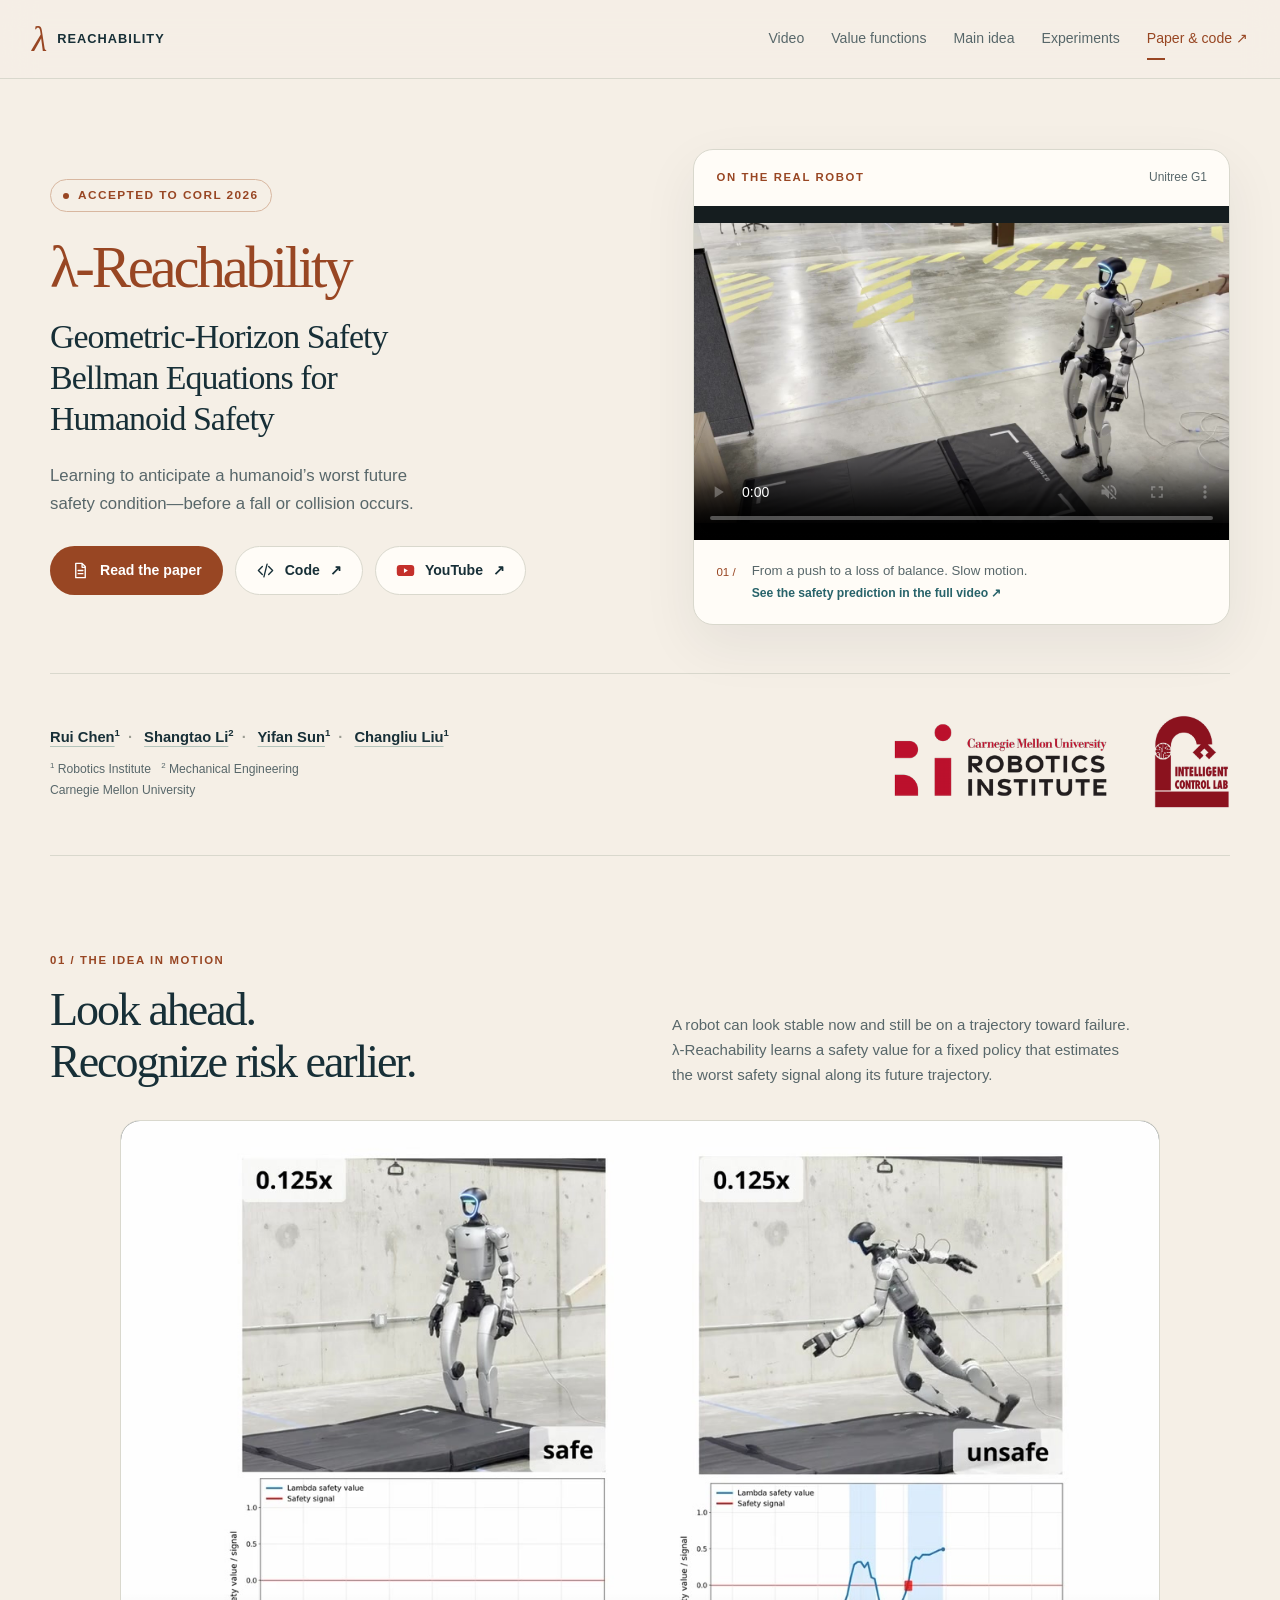
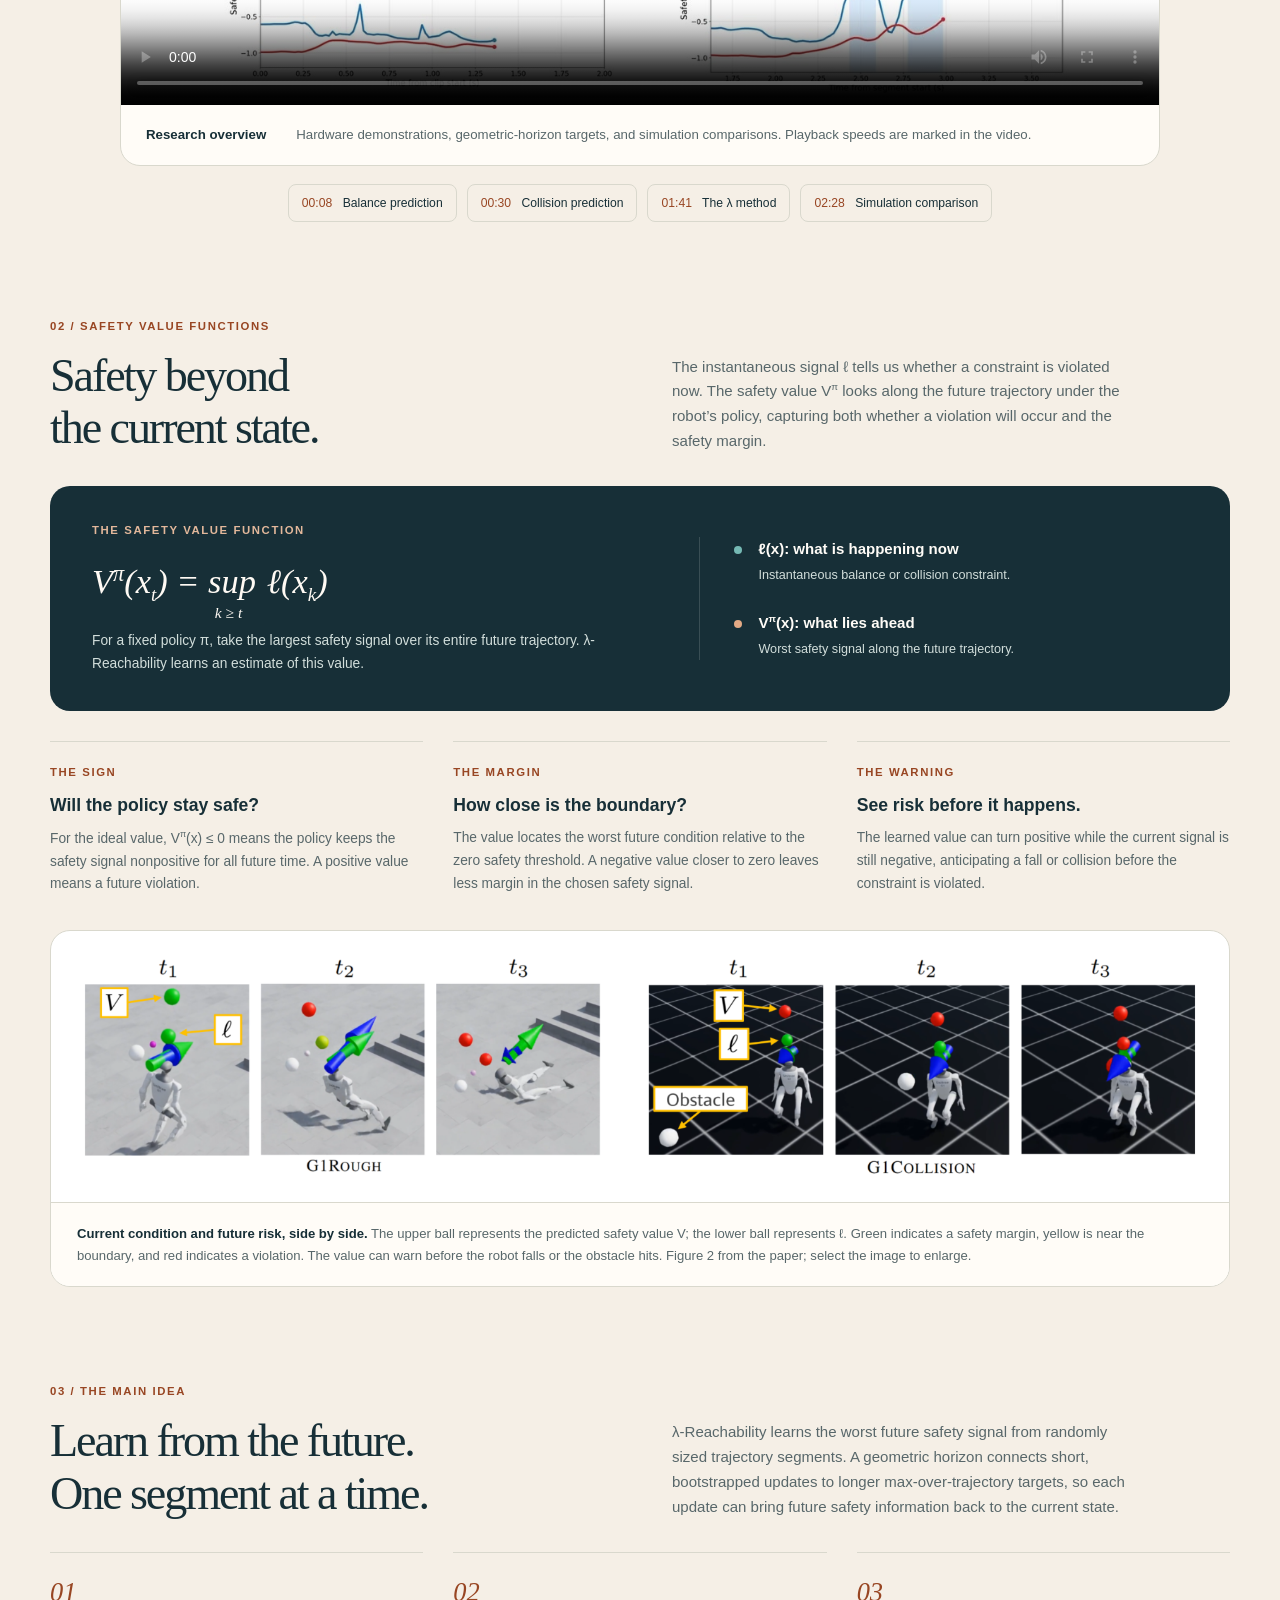
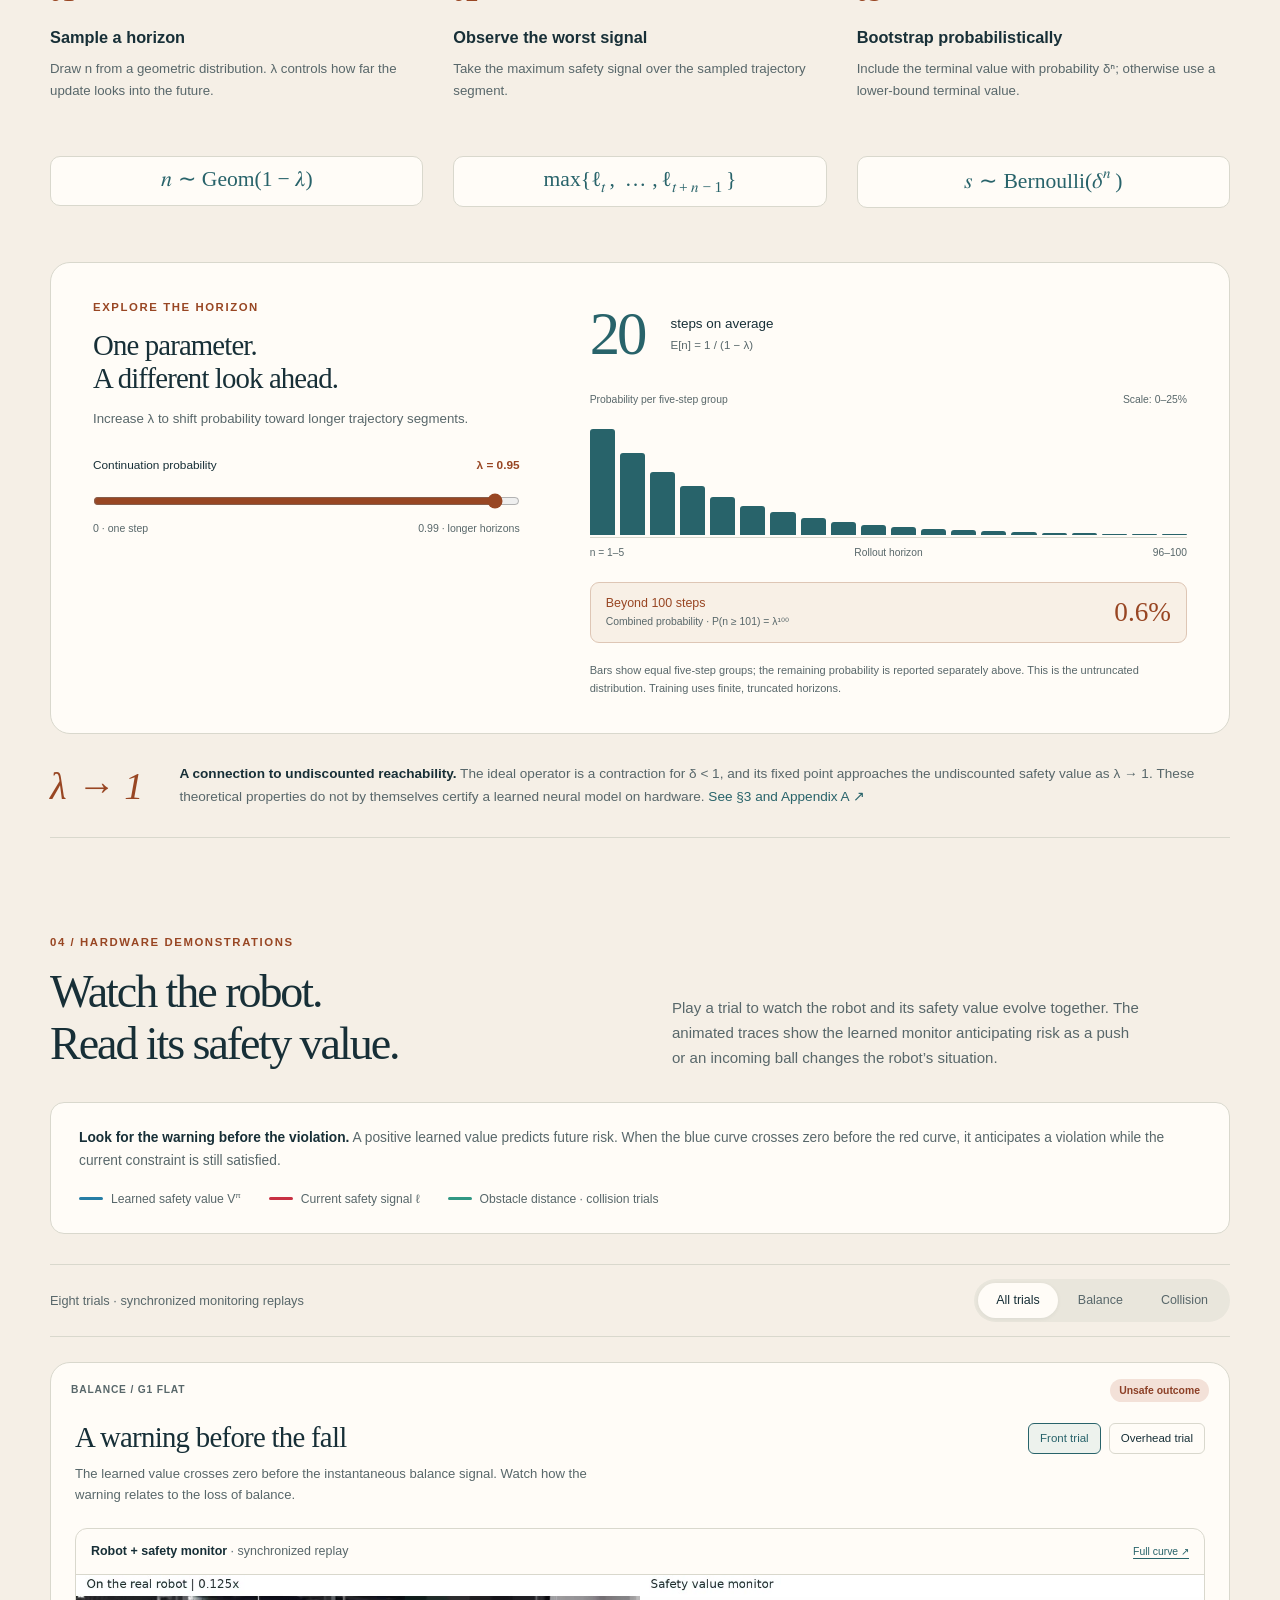
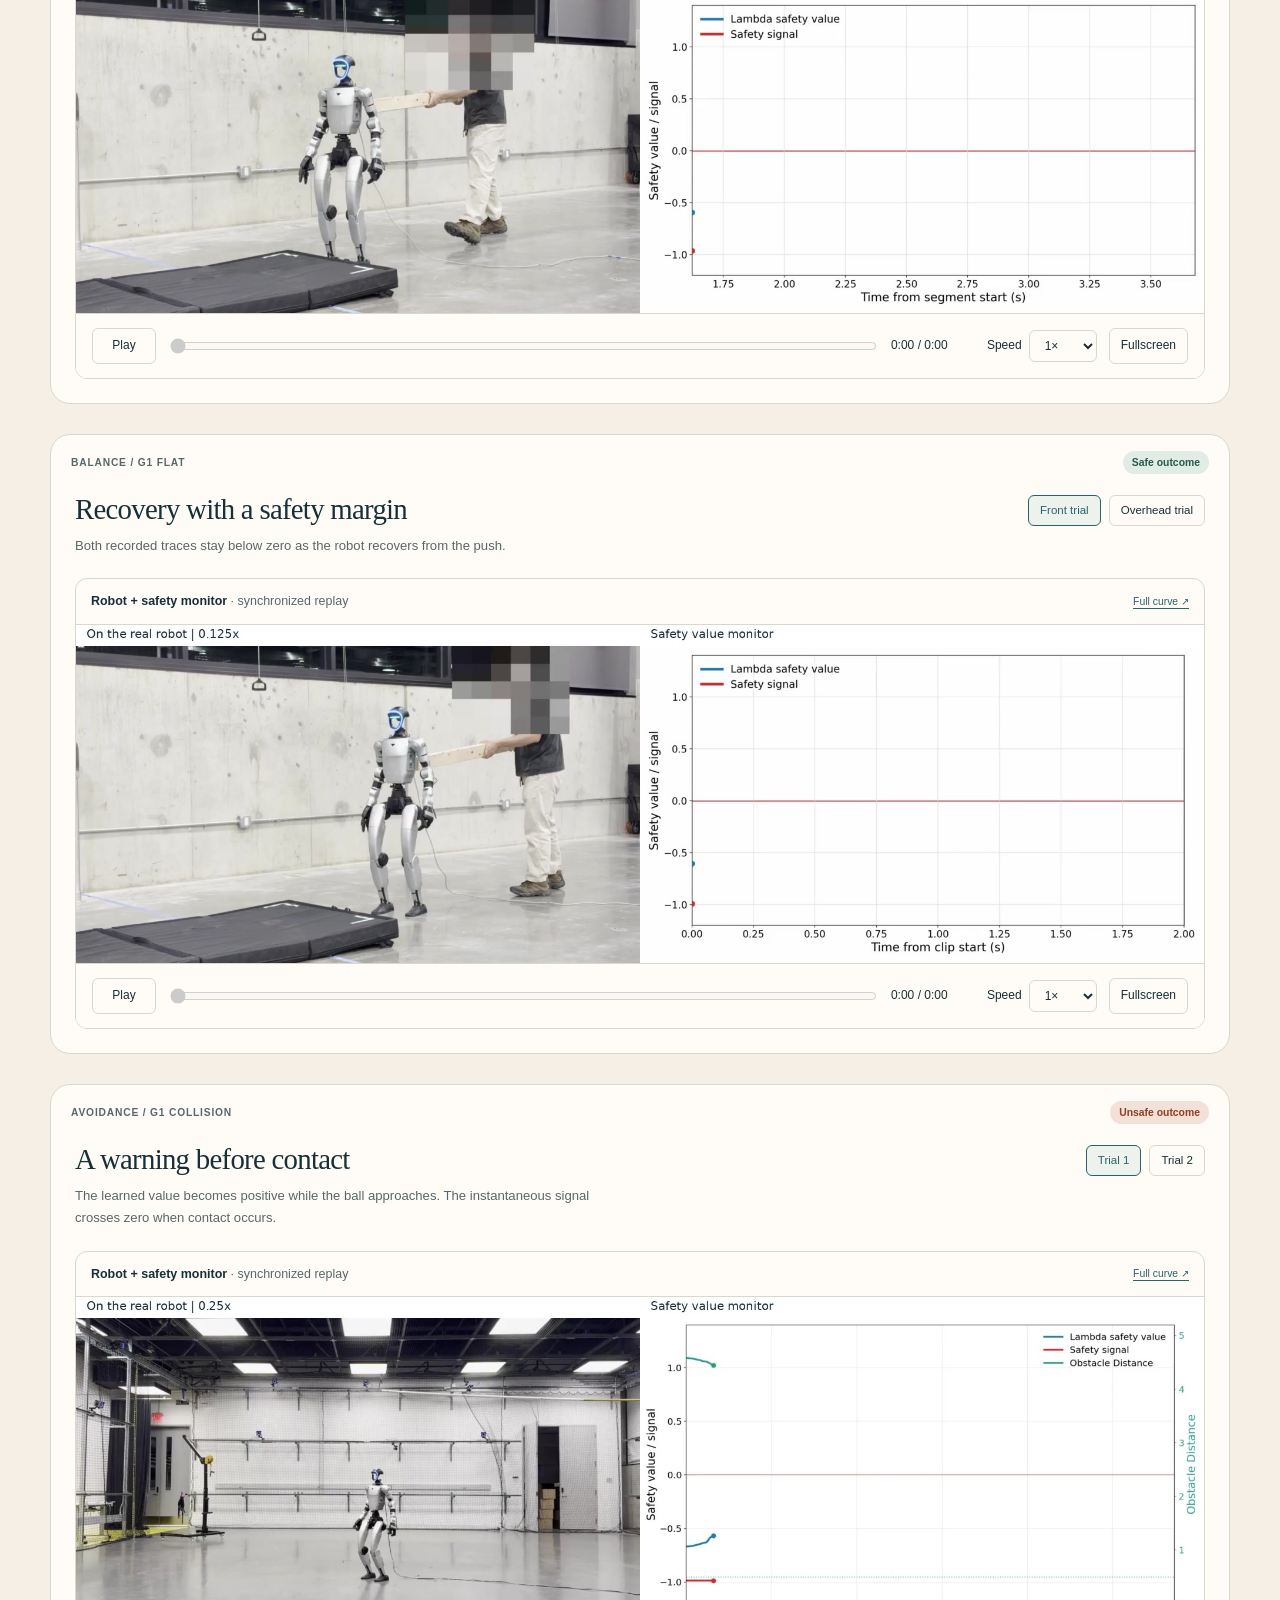
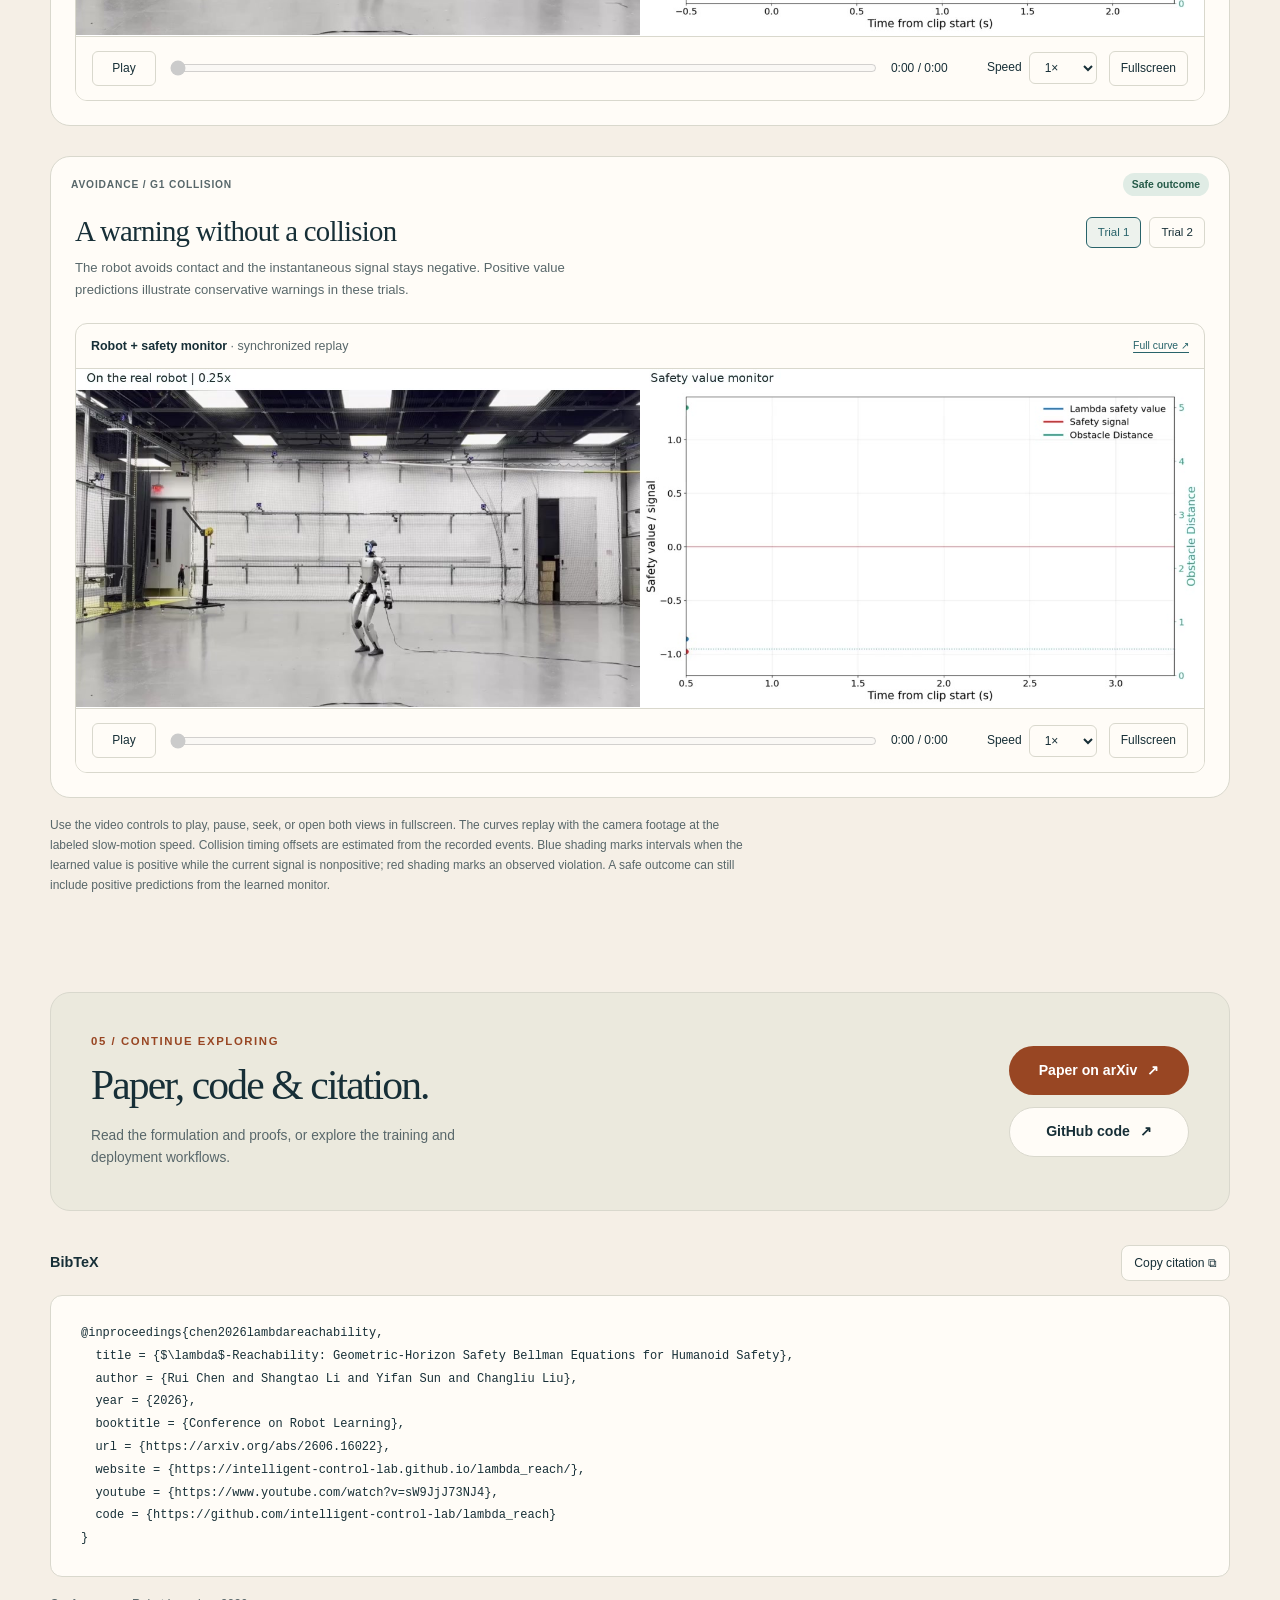
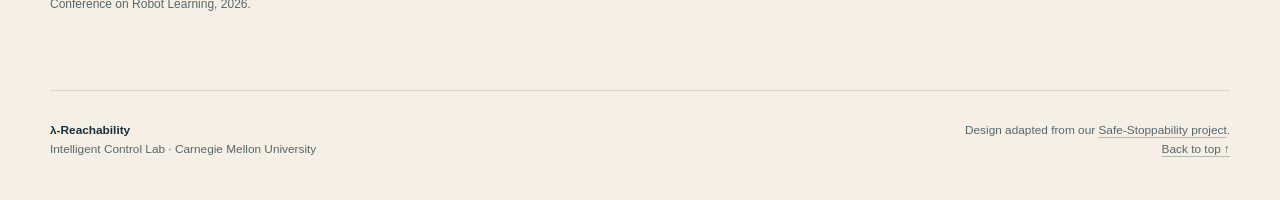
<file: index.html>
<!doctype html>
<!-- Generated from docs/index.html by scripts/sync_pages.py. -->
<html lang="en">
<head>
  <meta charset="utf-8">
  <meta name="viewport" content="width=device-width, initial-scale=1">
  <title>λ-Reachability · CoRL 2026</title>
  <meta name="description" content="λ-Reachability: Geometric-Horizon Safety Bellman Equations for Humanoid Safety. A CoRL 2026 paper from Carnegie Mellon University.">
  <meta name="theme-color" content="#f5efe6">
  <link rel="canonical" href="https://intelligent-control-lab.github.io/lambda_reach/">
  <meta property="og:url" content="https://intelligent-control-lab.github.io/lambda_reach/">
  <meta property="og:type" content="website">
  <meta property="og:title" content="λ-Reachability · CoRL 2026">
  <meta property="og:description" content="Learning to anticipate humanoid safety violations with geometric-horizon safety Bellman equations.">
  <meta property="og:image" content="https://intelligent-control-lab.github.io/lambda_reach/docs/assets/posters/push-unsafe-1.jpg">
  <meta property="og:image:alt" content="A Unitree G1 humanoid in a balance perturbation experiment">
  <meta name="twitter:card" content="summary_large_image">
  <meta name="twitter:image" content="https://intelligent-control-lab.github.io/lambda_reach/docs/assets/posters/push-unsafe-1.jpg">
  <link rel="icon" href="./docs/assets/images/favicon.svg" type="image/svg+xml">
  <link rel="stylesheet" href="./docs/assets/css/site.css">
  <script defer src="./docs/assets/js/site.js"></script>
</head>
<body>
<a class="skip-link" href="#main">Skip to content</a>
<header class="site-header">
  <div class="header-inner">
    <a class="brand" href="#home"><span class="brand-symbol">λ</span> Reachability</a>
    <nav aria-label="Main navigation">
      <a href="#video">Video</a><a href="#values">Value functions</a><a href="#method">Main idea</a><a href="#experiments">Experiments</a><a href="#paper">Paper &amp; code <span aria-hidden="true">↗</span></a>
    </nav>
  </div>
</header>
<main id="main">
  <section class="hero shell" id="home" aria-labelledby="title">
    <div class="hero-grid">
      <div class="hero-copy">
        <p class="venue"><span class="venue-dot" aria-hidden="true"></span> Accepted to CoRL 2026</p>
        <h1 id="title"><span class="title-name">λ-Reachability</span><span class="title-subtitle">Geometric-Horizon Safety Bellman Equations for Humanoid Safety</span></h1>
        <p class="hero-summary">Learning to anticipate a humanoid’s worst future safety condition—before a fall or collision occurs.</p>
        <div class="actions">
          <a class="button primary" href="https://arxiv.org/pdf/2606.16022" target="_blank" rel="noopener noreferrer"><svg viewBox="0 0 24 24" aria-hidden="true"><path d="M14 3H6v18h12V7zM14 3v5h4M9 12h6M9 16h6"/></svg> Read the paper</a>
          <a class="button secondary" href="https://github.com/intelligent-control-lab/lambda_reach" target="_blank" rel="noopener noreferrer"><svg viewBox="0 0 24 24" aria-hidden="true"><path d="m8 7-5 5 5 5m8-10 5 5-5 5M14 4l-4 16"/></svg> Code <span aria-hidden="true">↗</span></a>
          <a class="button secondary" href="https://www.youtube.com/watch?v=sW9JjJ73NJ4" target="_blank" rel="noopener noreferrer" aria-label="Watch the project video on YouTube"><svg class="youtube-icon" viewBox="0 0 24 24" aria-hidden="true"><rect x="1" y="5" width="22" height="14" rx="4" fill="#c4302b"/><path d="M10 9v6l5-3z" fill="#fff"/></svg> YouTube <span aria-hidden="true">↗</span></a>
        </div>
      </div>
      <figure class="hero-media">
        <div class="media-heading"><span class="eyebrow">On the real robot</span><span class="small-label">Unitree G1</span></div>
        <video controls muted loop playsinline preload="metadata" poster="./docs/assets/posters/push-unsafe-1.jpg" aria-label="Slow-motion balance experiment: the G1 loses balance after an external push">
          <source src="./docs/assets/videos/push-unsafe-1.mp4" type="video/mp4">
          Your browser does not support embedded video. <a href="./docs/assets/videos/push-unsafe-1.mp4">Download this clip.</a>
        </video>
        <figcaption><span class="caption-number">01 /</span><span>From a push to a loss of balance. Slow motion.<br><a href="#video">See the safety prediction in the full video <span aria-hidden="true">↗</span></a></span></figcaption>
      </figure>
    </div>
    <div class="hero-bottom">
      <div class="author-block">
        <p class="authors"><a href="https://ruichen.pub/" target="_blank" rel="noopener noreferrer">Rui Chen</a><sup>1</sup><span>·</span> <a href="https://shangtaoli.github.io/index.html" target="_blank" rel="noopener noreferrer">Shangtao Li</a><sup>2</sup><span>·</span> <a href="https://yifansun98.github.io/" target="_blank" rel="noopener noreferrer">Yifan Sun</a><sup>1</sup><span>·</span> <a href="https://icontrol.ri.cmu.edu/people/changliu.html" target="_blank" rel="noopener noreferrer">Changliu Liu</a><sup>1</sup></p>
        <p class="affiliations"><sup>1</sup> Robotics Institute &nbsp; <sup>2</sup> Mechanical Engineering<br>Carnegie Mellon University</p>
      </div>
      <div class="logos" aria-label="Research institutions">
        <img src="./docs/assets/images/ri-cmu-wordmark-new.png" alt="Carnegie Mellon University Robotics Institute" width="220" height="60">
        <img src="./docs/assets/images/icl_logo.jpg" alt="Intelligent Control Lab" width="130" height="74">
      </div>
    </div>
  </section>

  <section class="section shell" id="video" aria-labelledby="video-title">
    <div class="section-heading"><div><p class="eyebrow">01 / The idea in motion</p><h2 id="video-title">Look ahead.<br>Recognize risk earlier.</h2></div><p>A robot can look stable now and still be on a trajectory toward failure. λ-Reachability learns a safety value for a fixed policy that estimates the worst safety signal along its future trajectory.</p></div>
    <figure class="overview-video media-panel">
      <video id="overview-player" controls playsinline preload="metadata" poster="./docs/assets/posters/overview.jpg" aria-label="Full research video with hardware comparisons, safety-value plots, and an explanation of lambda-Reachability" aria-describedby="overview-caption">
        <source src="./docs/assets/videos/overview.mp4" type="video/mp4">
        <track kind="descriptions" src="./docs/assets/overview-descriptions.vtt" srclang="en" label="Visual descriptions">
        Your browser does not support embedded video. <a href="./docs/assets/videos/overview.mp4">Download the research video.</a>
      </video>
      <figcaption id="overview-caption"><strong>Research overview</strong><span>Hardware demonstrations, geometric-horizon targets, and simulation comparisons. Playback speeds are marked in the video.</span></figcaption>
    </figure>
    <div class="chapters" aria-label="Video chapters">
      <button type="button" data-seek="8"><span>00:08</span> Balance prediction</button>
      <button type="button" data-seek="30"><span>00:30</span> Collision prediction</button>
      <button type="button" data-seek="101"><span>01:41</span> The λ method</button>
      <button type="button" data-seek="148"><span>02:28</span> Simulation comparison</button>
    </div>
  </section>

  <section class="section shell" id="values" aria-labelledby="values-title">
    <div class="section-heading"><div><p class="eyebrow">02 / Safety value functions</p><h2 id="values-title">Safety beyond<br>the current state.</h2></div><p>The instantaneous signal ℓ tells us whether a constraint is violated now. The safety value V<sup>π</sup> looks along the future trajectory under the robot’s policy, capturing both whether a violation will occur and the safety margin.</p></div>
    <div class="method-intro">
      <div><span class="eyebrow">The safety value function</span><p class="equation" aria-label="V pi of x t equals the supremum of ell of x k, over k greater than or equal to t">V<sup>π</sup>(x<sub>t</sub>) = sup<sub class="under">k ≥ t</sub> ℓ(x<sub>k</sub>)</p><p>For a fixed policy π, take the largest safety signal over its entire future trajectory. λ-Reachability learns an estimate of this value.</p></div>
      <div class="signal-legend"><p><span class="signal-dot teal"></span><strong>ℓ(x): what is happening now</strong><span>Instantaneous balance or collision constraint.</span></p><p><span class="signal-dot rust"></span><strong>V<sup>π</sup>(x): what lies ahead</strong><span>Worst safety signal along the future trajectory.</span></p></div>
    </div>
    <div class="value-notes">
      <article><p class="eyebrow">The sign</p><h3>Will the policy stay safe?</h3><p>For the ideal value, V<sup>π</sup>(x) ≤ 0 means the policy keeps the safety signal nonpositive for all future time. A positive value means a future violation.</p></article>
      <article><p class="eyebrow">The margin</p><h3>How close is the boundary?</h3><p>The value locates the worst future condition relative to the zero safety threshold. A negative value closer to zero leaves less margin in the chosen safety signal.</p></article>
      <article><p class="eyebrow">The warning</p><h3>See risk before it happens.</h3><p>The learned value can turn positive while the current signal is still negative, anticipating a fall or collision before the constraint is violated.</p></article>
    </div>
    <figure class="paper-figure"><a href="./docs/assets/images/simulation-tasks.png" target="_blank" rel="noopener noreferrer" aria-label="Open the safety signal and value illustration at full size"><img src="./docs/assets/images/simulation-tasks.png" alt="Rough-terrain and collision-avoidance sequences from paper Figure 2. The upper ball shows the predicted safety value V, and the lower ball shows the current safety signal ell. The value turns red before the current signal does." width="1600" height="316" loading="lazy"></a><figcaption><strong>Current condition and future risk, side by side.</strong> The upper ball represents the predicted safety value V; the lower ball represents ℓ. Green indicates a safety margin, yellow is near the boundary, and red indicates a violation. The value can warn before the robot falls or the obstacle hits. Figure 2 from the paper; select the image to enlarge.</figcaption></figure>
  </section>

  <section class="section shell" id="method" aria-labelledby="method-title">
    <div class="section-heading"><div><p class="eyebrow">03 / The main idea</p><h2 id="method-title">Learn from the future.<br>One segment at a time.</h2></div><p>λ-Reachability learns the worst future safety signal from randomly sized trajectory segments. A geometric horizon connects short, bootstrapped updates to longer max-over-trajectory targets, so each update can bring future safety information back to the current state.</p></div>
    <ol class="steps">
      <li><span class="step-number">01</span><h3>Sample a horizon</h3><p>Draw n from a geometric distribution. λ controls how far the update looks into the future.</p><div class="step-equation"><math xmlns="http://www.w3.org/1998/Math/MathML" display="block" aria-label="n follows a geometric distribution with parameter one minus lambda"><mi>n</mi><mo>∼</mo><mi mathvariant="normal">Geom</mi><mo>(</mo><mn>1</mn><mo>−</mo><mi>λ</mi><mo>)</mo></math></div></li>
      <li><span class="step-number">02</span><h3>Observe the worst signal</h3><p>Take the maximum safety signal over the sampled trajectory segment.</p><div class="step-equation"><math xmlns="http://www.w3.org/1998/Math/MathML" display="block" aria-label="Maximum of ell t through ell t plus n minus one"><mi mathvariant="normal">max</mi><mo>{</mo><msub><mi>ℓ</mi><mi>t</mi></msub><mo>,</mo><mo>…</mo><mo>,</mo><msub><mi>ℓ</mi><mrow><mi>t</mi><mo>+</mo><mi>n</mi><mo>−</mo><mn>1</mn></mrow></msub><mo>}</mo></math></div></li>
      <li><span class="step-number">03</span><h3>Bootstrap probabilistically</h3><p>Include the terminal value with probability δⁿ; otherwise use a lower-bound terminal value.</p><div class="step-equation"><math xmlns="http://www.w3.org/1998/Math/MathML" display="block" aria-label="s follows a Bernoulli distribution with probability delta to the n"><mi>s</mi><mo>∼</mo><mi mathvariant="normal">Bernoulli</mi><mo>(</mo><msup><mi>δ</mi><mi>n</mi></msup><mo>)</mo></math></div></li>
    </ol>
    <div class="horizon-panel">
      <div class="horizon-copy"><p class="eyebrow">Explore the horizon</p><h3>One parameter. <br>A different look ahead.</h3><p>Increase λ to shift probability toward longer trajectory segments.</p><label for="lambda-slider">Continuation probability <strong id="lambda-value">λ = 0.95</strong></label><input id="lambda-slider" type="range" min="0" max="99" value="95" step="1" aria-describedby="horizon-caveat"><div class="range-labels"><span>0 · one step</span><span>0.99 · longer horizons</span></div></div>
      <div class="horizon-visual">
        <div class="horizon-stat"><output id="horizon-value" for="lambda-slider">20</output><div>steps on average<span>E[n] = 1 / (1 − λ)</span></div></div>
        <div class="distribution-heading"><span>Probability per five-step group</span><output id="distribution-scale" for="lambda-slider">Scale: 0–25%</output></div>
        <div class="distribution" id="distribution" role="img" aria-label="Geometric horizon probabilities in equal five-step groups, from 1 to 100 steps"></div>
        <div class="distribution-axis"><span>n = 1–5</span><span>Rollout horizon</span><span>96–100</span></div>
        <div class="distribution-tail"><p>Beyond 100 steps<span>Combined probability · P(n ≥ 101) = λ¹⁰⁰</span></p><output id="tail-probability" for="lambda-slider" aria-label="Probability of a horizon beyond 100 steps">0.6%</output></div>
        <p id="horizon-caveat">Bars show equal five-step groups; the remaining probability is reported separately above. This is the untruncated distribution. Training uses finite, truncated horizons.</p>
      </div>
    </div>
    <div class="theory-note"><span class="theory-symbol" aria-hidden="true">λ → 1</span><p><strong>A connection to undiscounted reachability.</strong> The ideal operator is a contraction for δ &lt; 1, and its fixed point approaches the undiscounted safety value as λ → 1. These theoretical properties do not by themselves certify a learned neural model on hardware. <a href="https://arxiv.org/pdf/2606.16022#page=4" target="_blank" rel="noopener noreferrer">See §3 and Appendix A <span aria-hidden="true">↗</span></a></p></div>
  </section>

  <section class="section shell" id="experiments" aria-labelledby="experiments-title">
    <div class="section-heading"><div><p class="eyebrow">04 / Hardware demonstrations</p><h2 id="experiments-title">Watch the robot.<br>Read its safety value.</h2></div><p>Play a trial to watch the robot and its safety value evolve together. The animated traces show the learned monitor anticipating risk as a push or an incoming ball changes the robot’s situation.</p></div>
    <div class="curve-guide">
      <p><strong>Look for the warning before the violation.</strong> A positive learned value predicts future risk. When the blue curve crosses zero before the red curve, it anticipates a violation while the current constraint is still satisfied.</p>
      <ul class="curve-key" aria-label="Value curve legend"><li><span class="key-line key-value" aria-hidden="true"></span><span>Learned safety value V<sup>π</sup></span></li><li><span class="key-line key-signal" aria-hidden="true"></span>Current safety signal ℓ</li><li><span class="key-line key-distance" aria-hidden="true"></span>Obstacle distance · collision trials</li></ul>
    </div>
    <div class="gallery-toolbar"><span>Eight trials · synchronized monitoring replays</span><div class="segmented" role="group" aria-label="Filter experiments"><button type="button" class="is-active" data-filter="all" aria-pressed="true">All trials</button><button type="button" data-filter="push" aria-pressed="false">Balance</button><button type="button" data-filter="avoid" aria-pressed="false">Collision</button></div></div>
    <div class="experiment-grid">
      <article class="experiment-card" data-task="push">
        <div class="experiment-top"><span class="eyebrow">Balance / G1 Flat</span><span class="outcome unsafe">Unsafe outcome</span></div>
        <div class="experiment-body"><div><h3>A warning before the fall</h3><p>The learned value crosses zero before the instantaneous balance signal. Watch how the warning relates to the loss of balance.</p></div><div class="trial-picker" role="group" aria-label="A warning before the fall trial selection"><button type="button" data-clip="push-unsafe-2" aria-pressed="true" class="is-active">Front trial</button><button type="button" data-clip="push-unsafe-1" aria-pressed="false">Overhead trial</button></div></div>
        <div class="trial-media">
          <figure class="monitoring-player"><figcaption><span>Robot + safety monitor <span class="monitoring-label">· synchronized replay</span></span><a class="curve-open small-label" href="./docs/assets/curves/push-unsafe-2.png" target="_blank" rel="noopener noreferrer" aria-label="Open the full recorded value curve">Full curve ↗</a></figcaption><video class="monitor-video" data-trial="push-unsafe-2" data-layout="wide" controls muted playsinline preload="metadata" poster="./docs/assets/monitoring/push-unsafe-2-wide.jpg" aria-label="Synchronized slow-motion replay of the hardware trial and animated safety value curves"><source src="./docs/assets/monitoring/push-unsafe-2-wide.mp4" type="video/mp4"></video><div class="replay-controls" hidden><button class="replay-toggle" type="button" aria-label="Play monitoring replay">Play</button><input class="replay-seek" type="range" min="0" max="100" value="0" step="0.1" aria-label="Monitoring replay position"><output class="replay-time">0:00 / 0:00</output><label class="replay-speed-label">Speed <select class="replay-speed" aria-label="Replay speed"><option value="0.5">0.5×</option><option value="1" selected>1×</option><option value="1.5">1.5×</option><option value="2">2×</option></select></label><button class="replay-fullscreen" type="button">Fullscreen</button></div><p class="replay-status" role="status" hidden></p></figure>
        </div>
      </article>
      <article class="experiment-card" data-task="push">
        <div class="experiment-top"><span class="eyebrow">Balance / G1 Flat</span><span class="outcome safe">Safe outcome</span></div>
        <div class="experiment-body"><div><h3>Recovery with a safety margin</h3><p>Both recorded traces stay below zero as the robot recovers from the push.</p></div><div class="trial-picker" role="group" aria-label="Recovery with a safety margin trial selection"><button type="button" data-clip="push-safe-2" aria-pressed="true" class="is-active">Front trial</button><button type="button" data-clip="push-safe-1" aria-pressed="false">Overhead trial</button></div></div>
        <div class="trial-media">
          <figure class="monitoring-player"><figcaption><span>Robot + safety monitor <span class="monitoring-label">· synchronized replay</span></span><a class="curve-open small-label" href="./docs/assets/curves/push-safe-2.png" target="_blank" rel="noopener noreferrer" aria-label="Open the full recorded value curve">Full curve ↗</a></figcaption><video class="monitor-video" data-trial="push-safe-2" data-layout="wide" controls muted playsinline preload="metadata" poster="./docs/assets/monitoring/push-safe-2-wide.jpg" aria-label="Synchronized slow-motion replay of the hardware trial and animated safety value curves"><source src="./docs/assets/monitoring/push-safe-2-wide.mp4" type="video/mp4"></video><div class="replay-controls" hidden><button class="replay-toggle" type="button" aria-label="Play monitoring replay">Play</button><input class="replay-seek" type="range" min="0" max="100" value="0" step="0.1" aria-label="Monitoring replay position"><output class="replay-time">0:00 / 0:00</output><label class="replay-speed-label">Speed <select class="replay-speed" aria-label="Replay speed"><option value="0.5">0.5×</option><option value="1" selected>1×</option><option value="1.5">1.5×</option><option value="2">2×</option></select></label><button class="replay-fullscreen" type="button">Fullscreen</button></div><p class="replay-status" role="status" hidden></p></figure>
        </div>
      </article>
      <article class="experiment-card" data-task="avoid">
        <div class="experiment-top"><span class="eyebrow">Avoidance / G1 Collision</span><span class="outcome unsafe">Unsafe outcome</span></div>
        <div class="experiment-body"><div><h3>A warning before contact</h3><p>The learned value becomes positive while the ball approaches. The instantaneous signal crosses zero when contact occurs.</p></div><div class="trial-picker" role="group" aria-label="A warning before contact trial selection"><button type="button" data-clip="avoid-unsafe-1" aria-pressed="true" class="is-active">Trial 1</button><button type="button" data-clip="avoid-unsafe-2" aria-pressed="false">Trial 2</button></div></div>
        <div class="trial-media">
          <figure class="monitoring-player"><figcaption><span>Robot + safety monitor <span class="monitoring-label">· synchronized replay</span></span><a class="curve-open small-label" href="./docs/assets/curves/avoid-unsafe-1.png" target="_blank" rel="noopener noreferrer" aria-label="Open the full recorded value curve">Full curve ↗</a></figcaption><video class="monitor-video" data-trial="avoid-unsafe-1" data-layout="wide" controls muted playsinline preload="metadata" poster="./docs/assets/monitoring/avoid-unsafe-1-wide.jpg" aria-label="Synchronized slow-motion replay of the hardware trial and animated safety value curves"><source src="./docs/assets/monitoring/avoid-unsafe-1-wide.mp4" type="video/mp4"></video><div class="replay-controls" hidden><button class="replay-toggle" type="button" aria-label="Play monitoring replay">Play</button><input class="replay-seek" type="range" min="0" max="100" value="0" step="0.1" aria-label="Monitoring replay position"><output class="replay-time">0:00 / 0:00</output><label class="replay-speed-label">Speed <select class="replay-speed" aria-label="Replay speed"><option value="0.5">0.5×</option><option value="1" selected>1×</option><option value="1.5">1.5×</option><option value="2">2×</option></select></label><button class="replay-fullscreen" type="button">Fullscreen</button></div><p class="replay-status" role="status" hidden></p></figure>
        </div>
      </article>
      <article class="experiment-card" data-task="avoid">
        <div class="experiment-top"><span class="eyebrow">Avoidance / G1 Collision</span><span class="outcome safe">Safe outcome</span></div>
        <div class="experiment-body"><div><h3>A warning without a collision</h3><p>The robot avoids contact and the instantaneous signal stays negative. Positive value predictions illustrate conservative warnings in these trials.</p></div><div class="trial-picker" role="group" aria-label="A warning without a collision trial selection"><button type="button" data-clip="avoid-safe-1" aria-pressed="true" class="is-active">Trial 1</button><button type="button" data-clip="avoid-safe-2" aria-pressed="false">Trial 2</button></div></div>
        <div class="trial-media">
          <figure class="monitoring-player"><figcaption><span>Robot + safety monitor <span class="monitoring-label">· synchronized replay</span></span><a class="curve-open small-label" href="./docs/assets/curves/avoid-safe-1.png" target="_blank" rel="noopener noreferrer" aria-label="Open the full recorded value curve">Full curve ↗</a></figcaption><video class="monitor-video" data-trial="avoid-safe-1" data-layout="wide" controls muted playsinline preload="metadata" poster="./docs/assets/monitoring/avoid-safe-1-wide.jpg" aria-label="Synchronized slow-motion replay of the hardware trial and animated safety value curves"><source src="./docs/assets/monitoring/avoid-safe-1-wide.mp4" type="video/mp4"></video><div class="replay-controls" hidden><button class="replay-toggle" type="button" aria-label="Play monitoring replay">Play</button><input class="replay-seek" type="range" min="0" max="100" value="0" step="0.1" aria-label="Monitoring replay position"><output class="replay-time">0:00 / 0:00</output><label class="replay-speed-label">Speed <select class="replay-speed" aria-label="Replay speed"><option value="0.5">0.5×</option><option value="1" selected>1×</option><option value="1.5">1.5×</option><option value="2">2×</option></select></label><button class="replay-fullscreen" type="button">Fullscreen</button></div><p class="replay-status" role="status" hidden></p></figure>
        </div>
      </article>
    </div>
    <p class="note">Use the video controls to play, pause, seek, or open both views in fullscreen. The curves replay with the camera footage at the labeled slow-motion speed. Collision timing offsets are estimated from the recorded events. Blue shading marks intervals when the learned value is positive while the current signal is nonpositive; red shading marks an observed violation. A safe outcome can still include positive predictions from the learned monitor.</p>
  </section>

  <section class="section shell paper-section" id="paper" aria-labelledby="paper-title">
    <div class="paper-banner"><div><p class="eyebrow">05 / Continue exploring</p><h2 id="paper-title">Paper, code &amp; citation.</h2><p>Read the formulation and proofs, or explore the training and deployment workflows.</p></div><div class="actions"><a class="button primary" href="https://arxiv.org/abs/2606.16022" target="_blank" rel="noopener noreferrer">Paper on arXiv <span aria-hidden="true">↗</span></a><a class="button secondary" href="https://github.com/intelligent-control-lab/lambda_reach" target="_blank" rel="noopener noreferrer">GitHub code <span aria-hidden="true">↗</span></a></div></div>
    <div class="citation-heading"><h3>BibTeX</h3><button id="copy-citation" type="button">Copy citation <span aria-hidden="true">⧉</span></button></div>
    <pre id="citation"><code>@inproceedings{chen2026lambdareachability,
  title = {$\lambda$-Reachability: Geometric-Horizon Safety Bellman Equations for Humanoid Safety},
  author = {Rui Chen and Shangtao Li and Yifan Sun and Changliu Liu},
  year = {2026},
  booktitle = {Conference on Robot Learning},
  url = {https://arxiv.org/abs/2606.16022},
  website = {https://intelligent-control-lab.github.io/lambda_reach/},
  youtube = {https://www.youtube.com/watch?v=sW9JjJ73NJ4},
  code = {https://github.com/intelligent-control-lab/lambda_reach}
}</code></pre>
    <p class="note" id="copy-status" role="status" aria-live="polite">Conference on Robot Learning, 2026.</p>
  </section>
</main>
<footer class="shell site-footer"><p><span class="footer-brand">λ-Reachability</span><br>Intelligent Control Lab · Carnegie Mellon University</p><p>Design adapted from our <a href="https://intelligent-control-lab.github.io/humanoid_stoppability/" target="_blank" rel="noopener noreferrer">Safe-Stoppability project</a>.<br><a href="#home">Back to top ↑</a></p></footer>
</body>
</html>
</file>
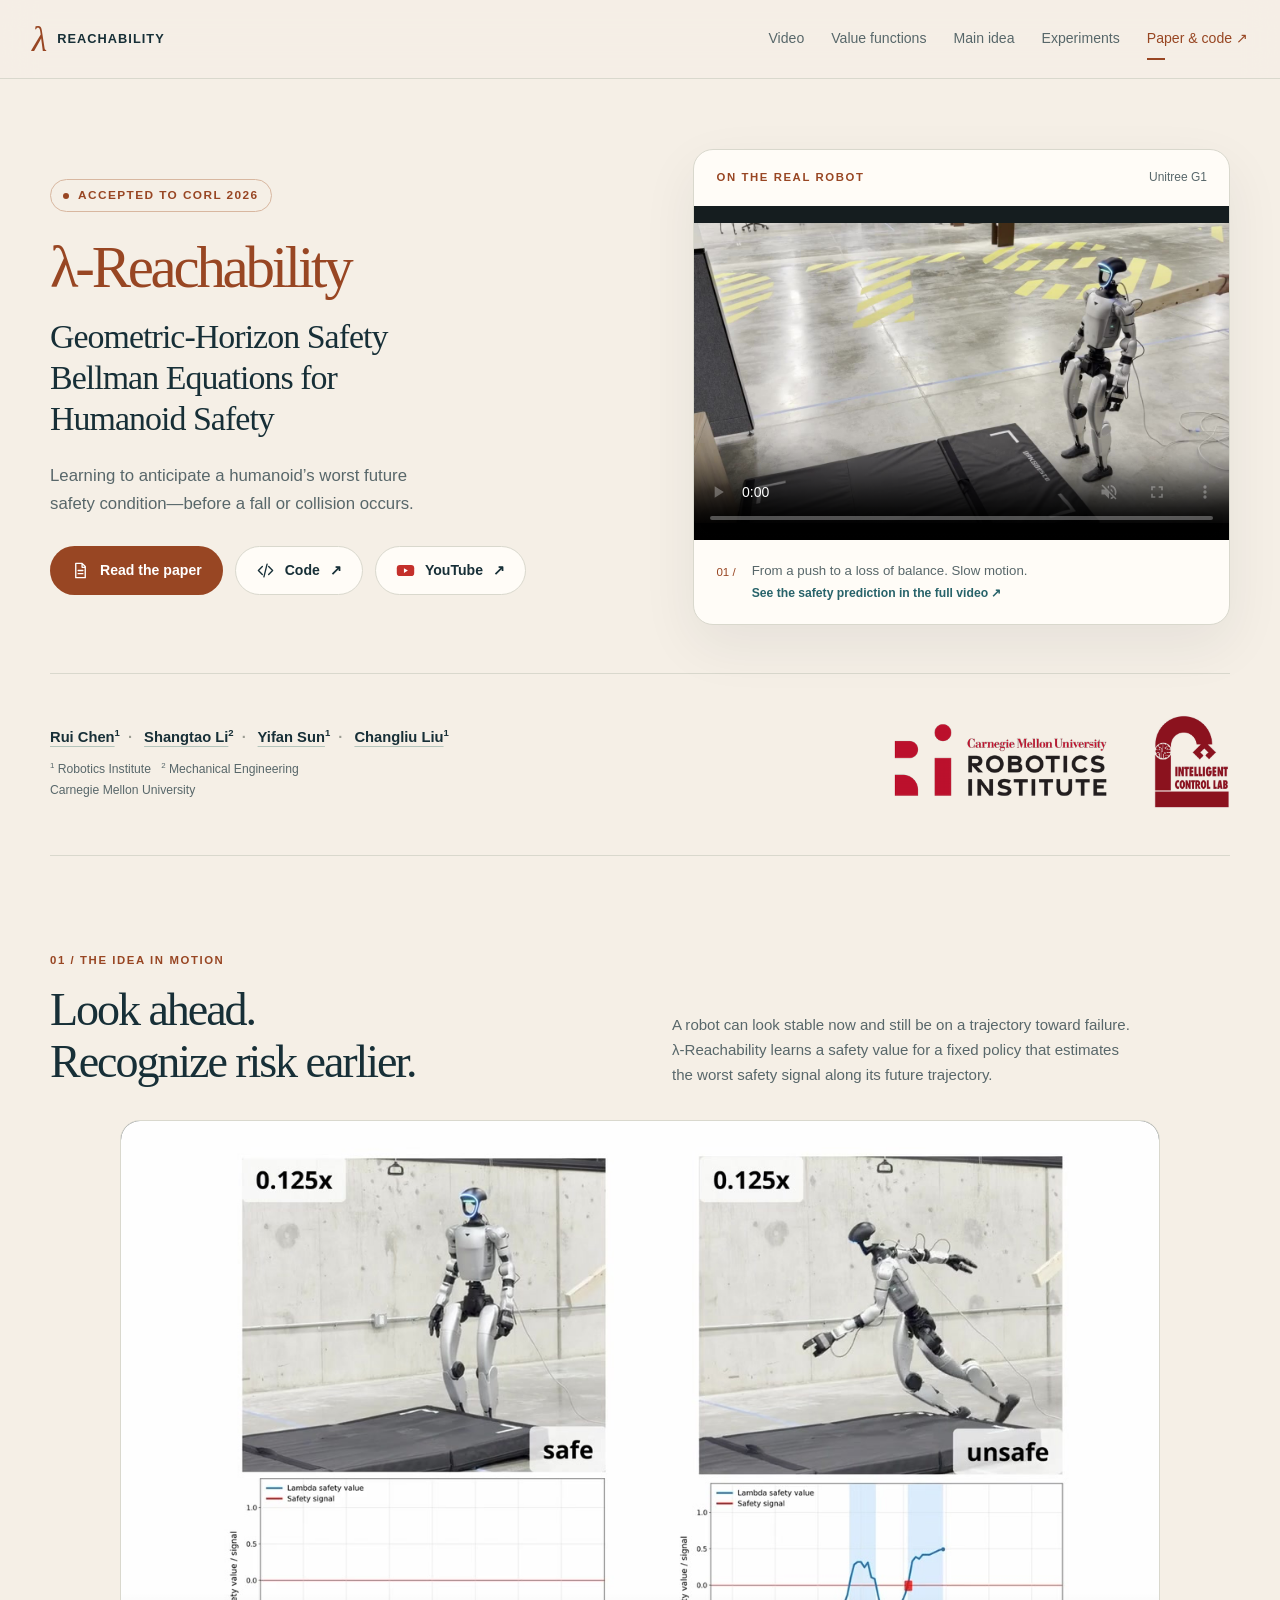
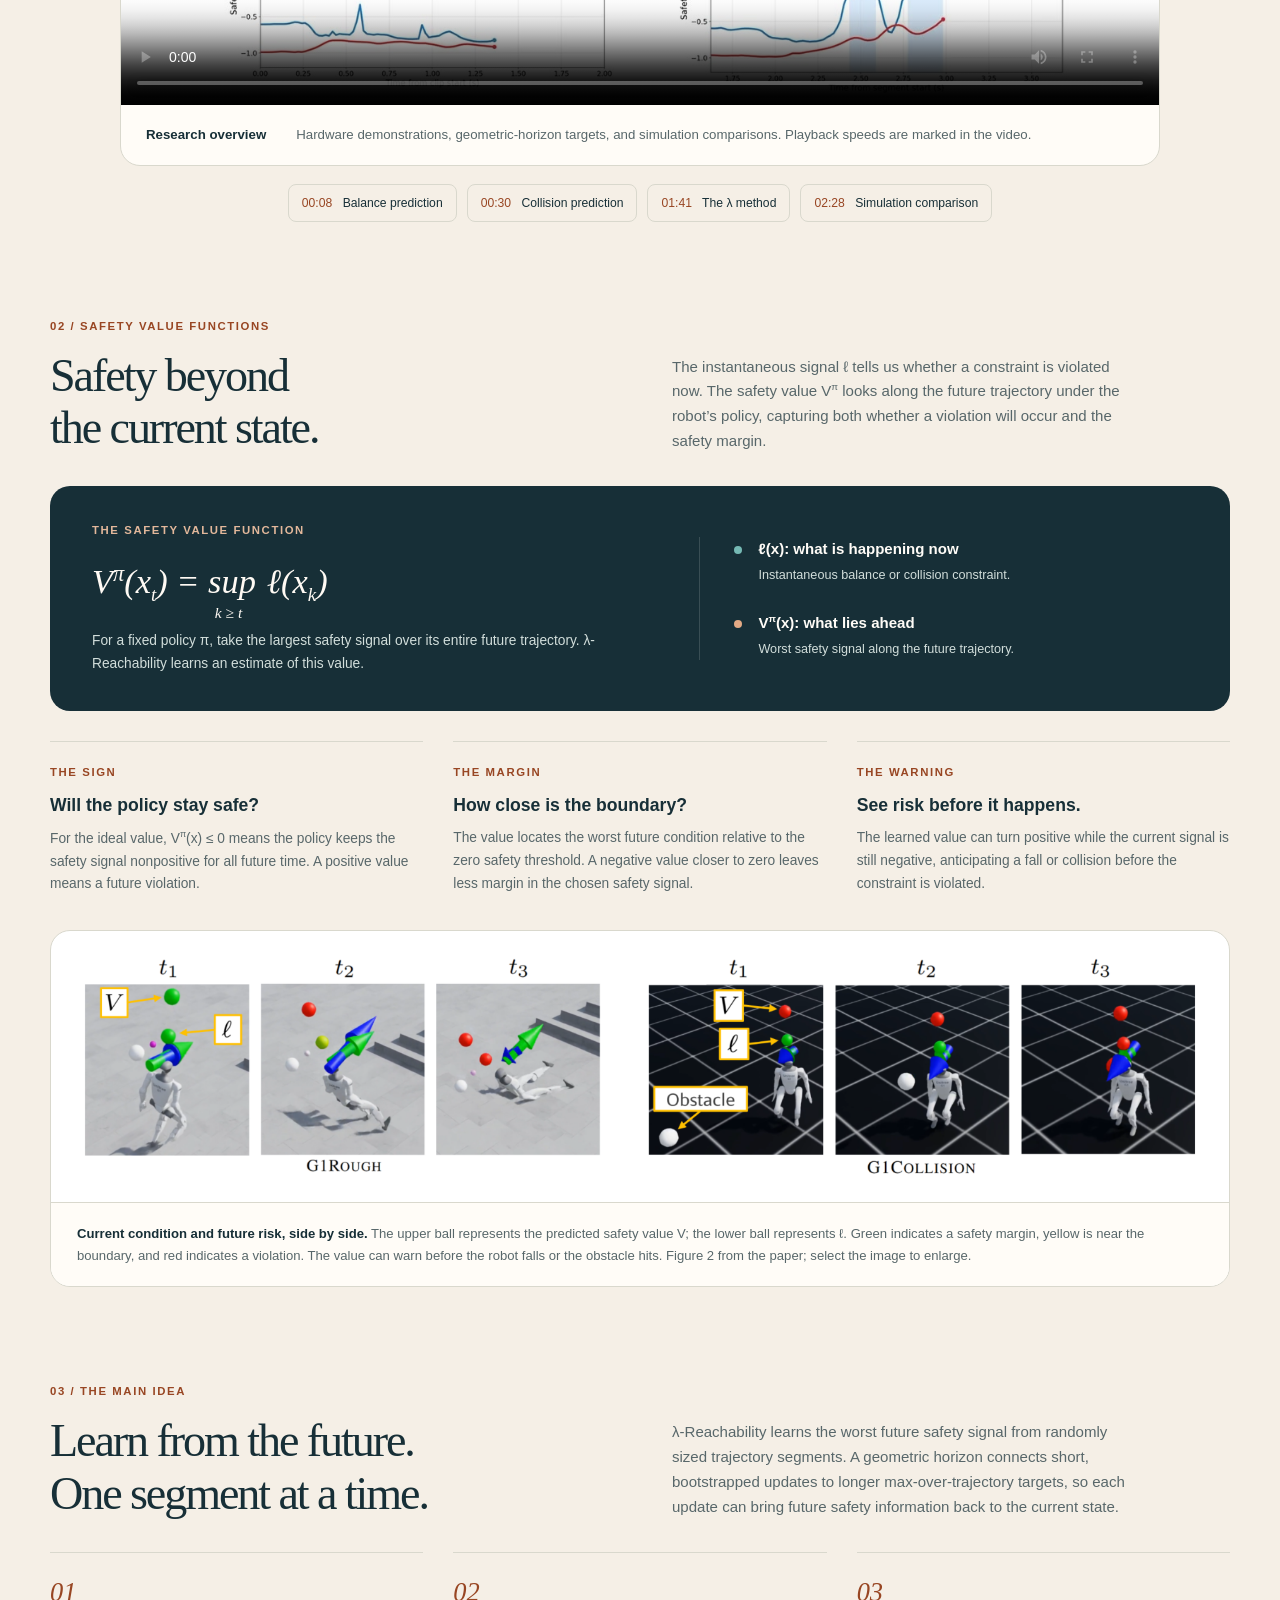
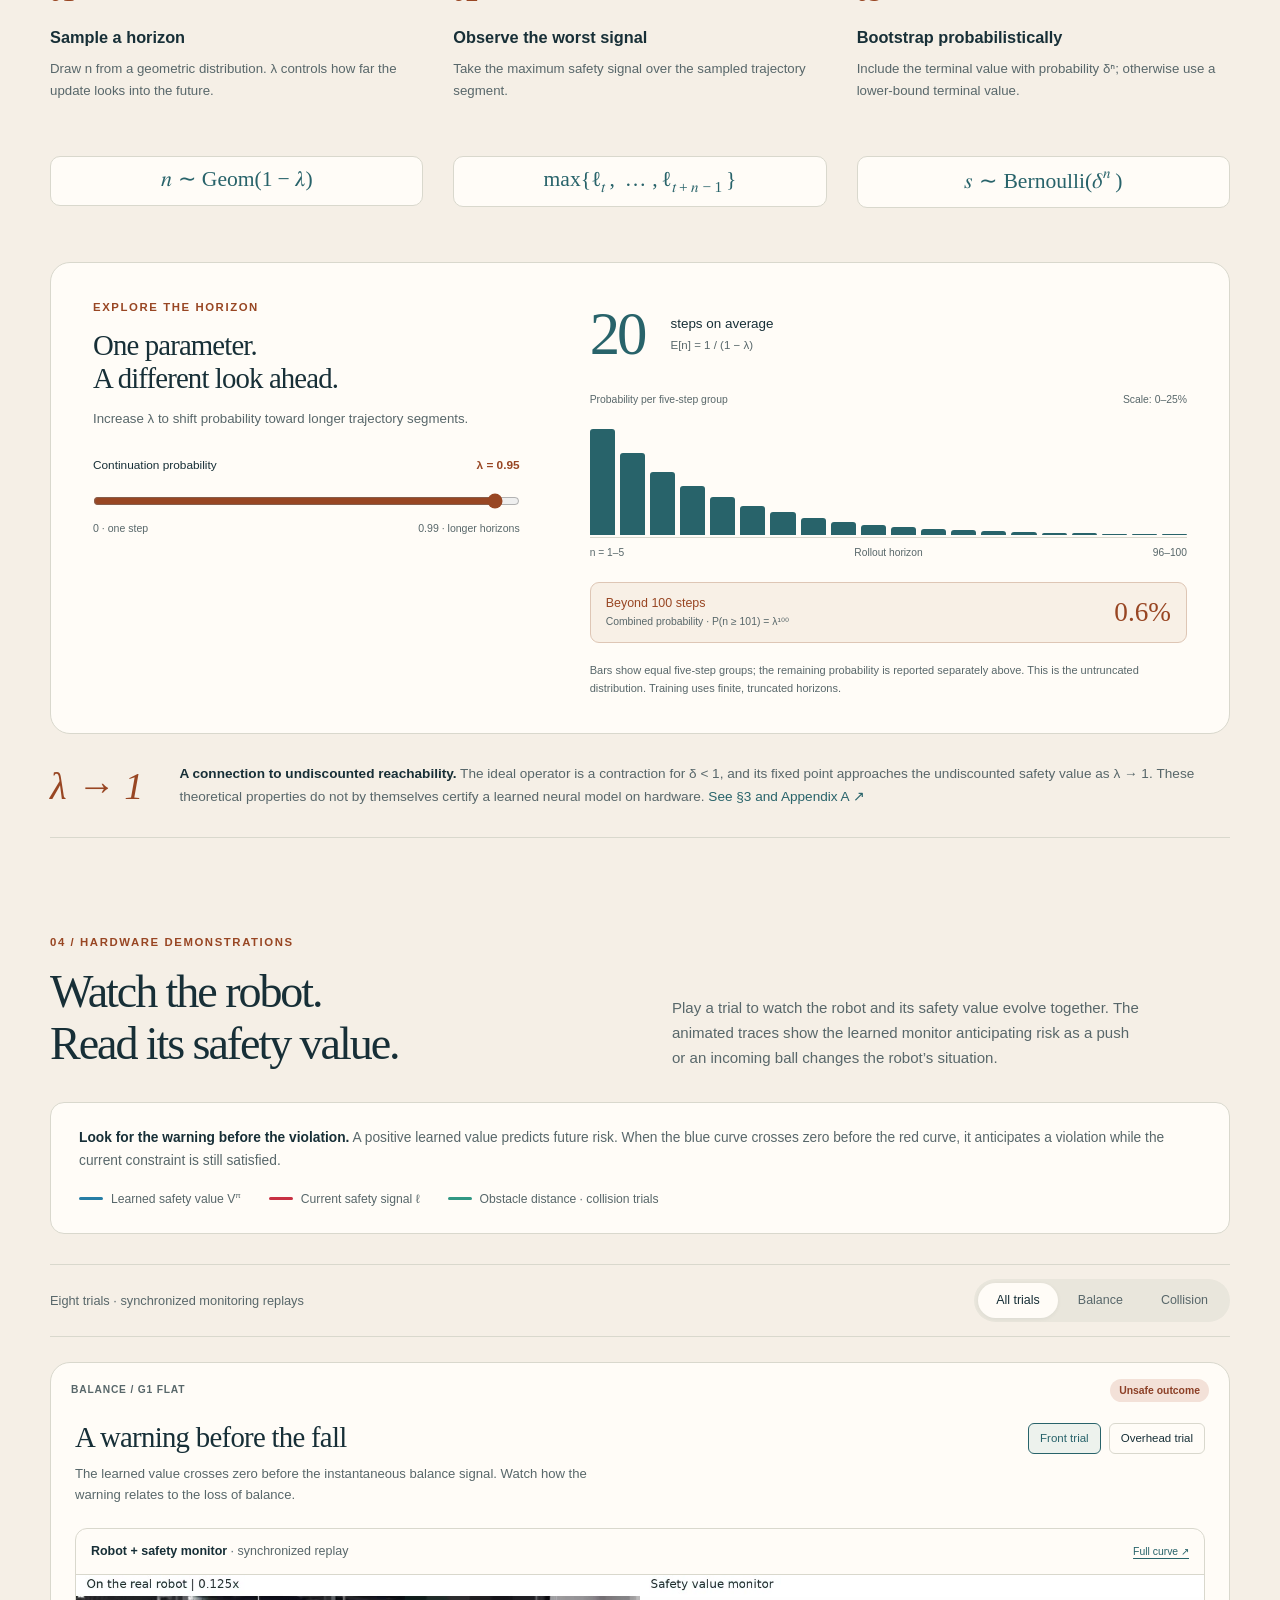
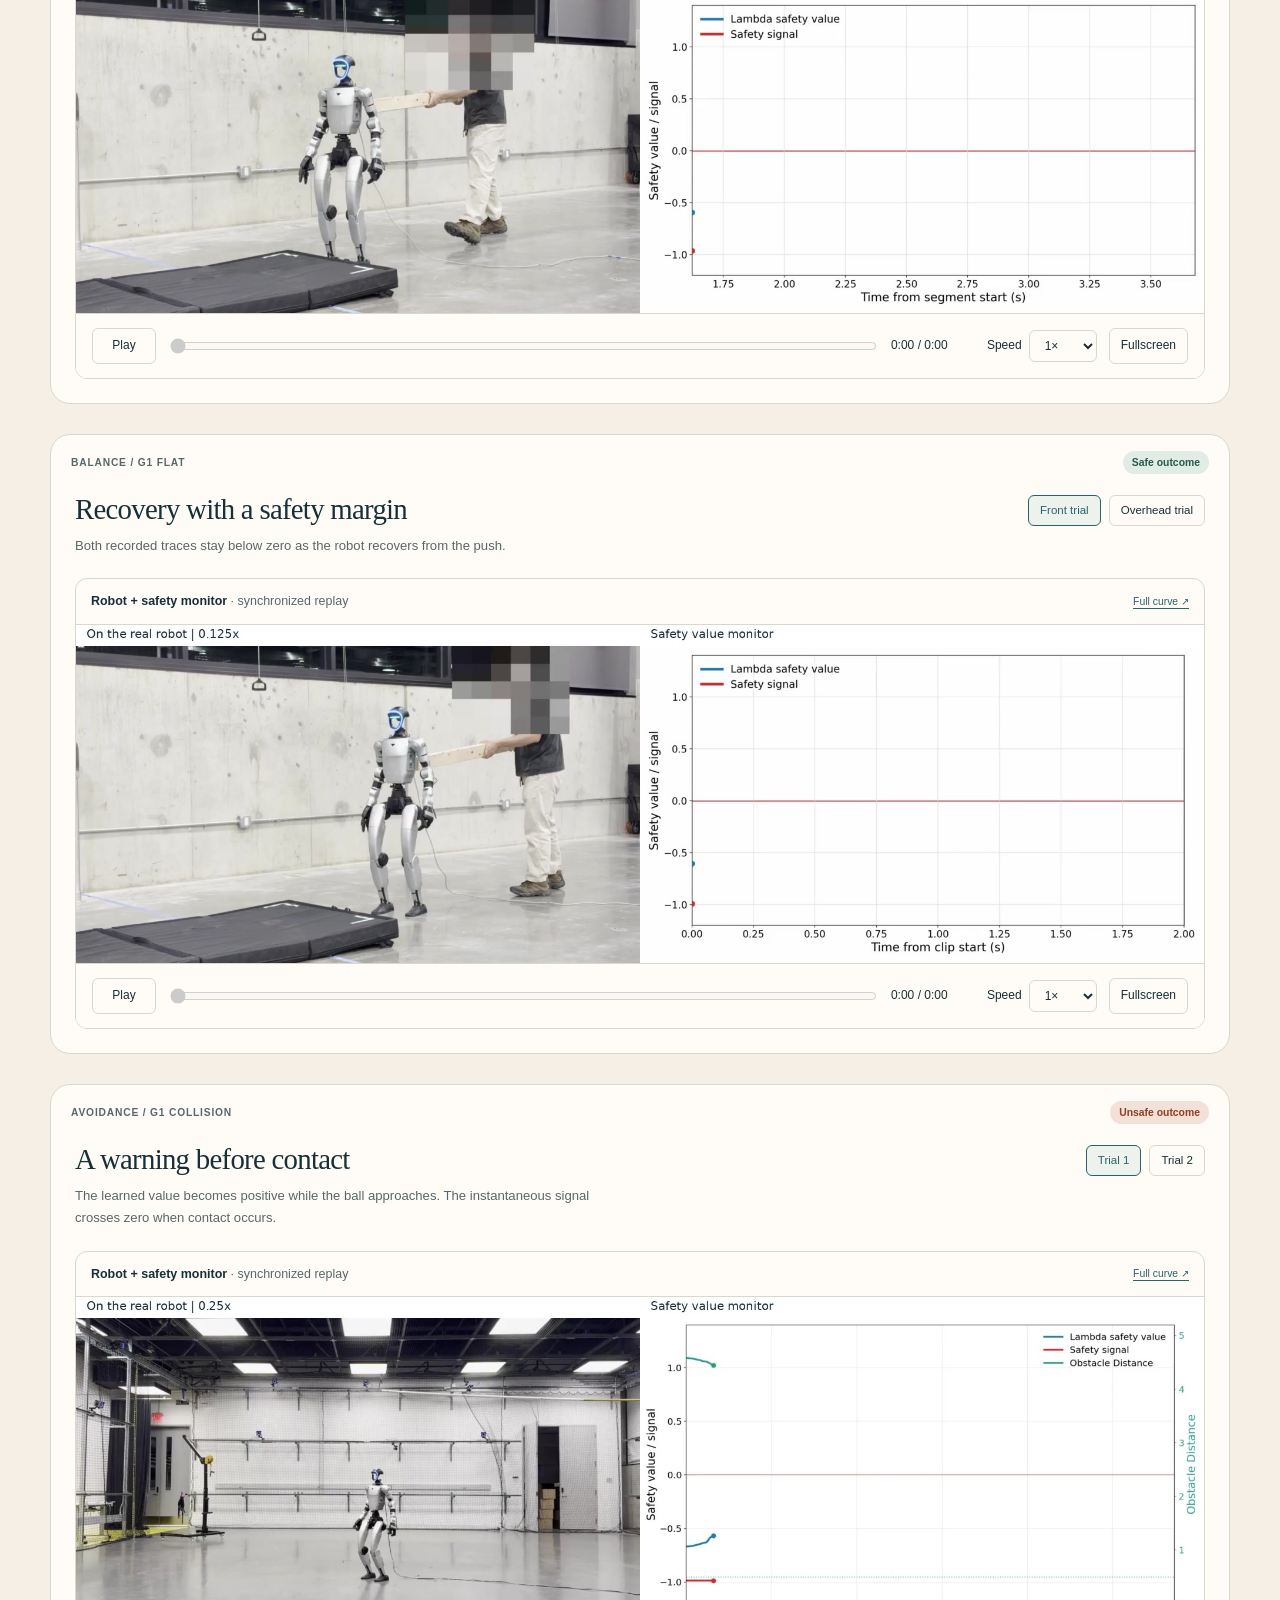
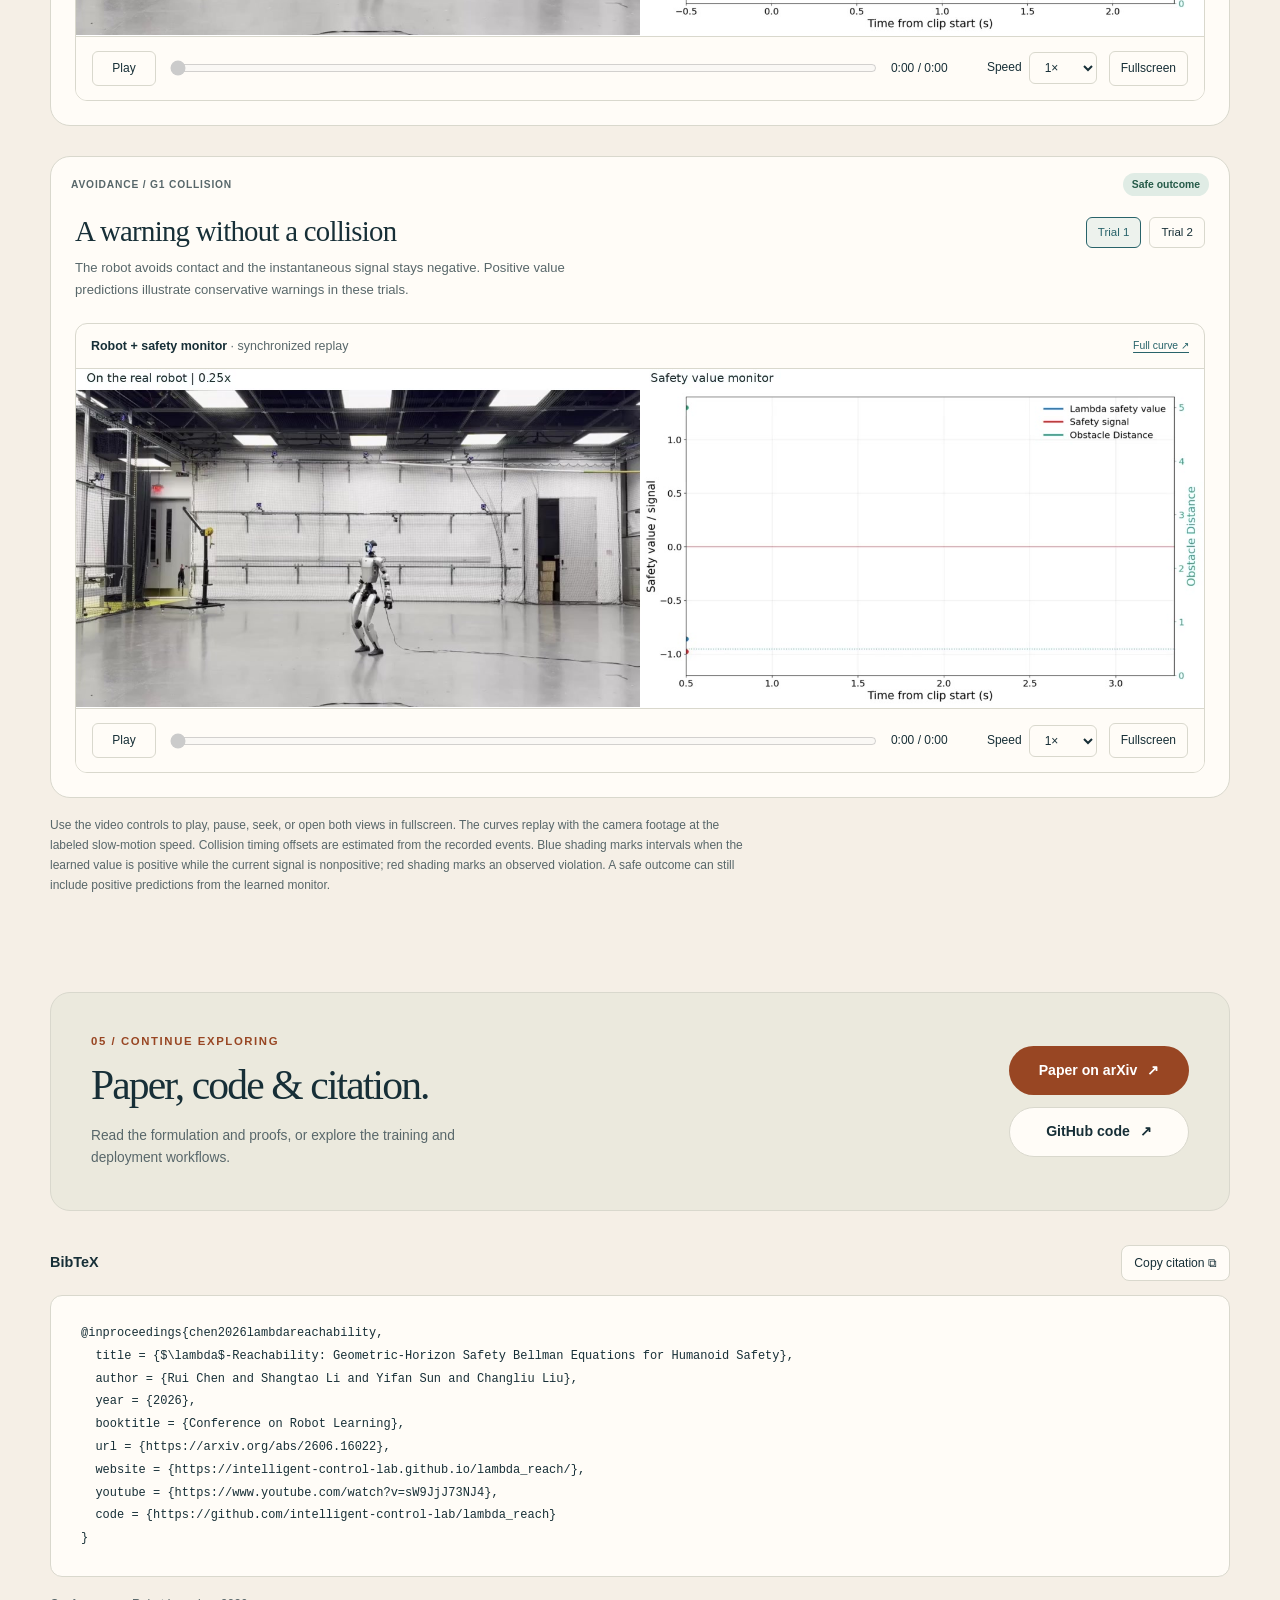
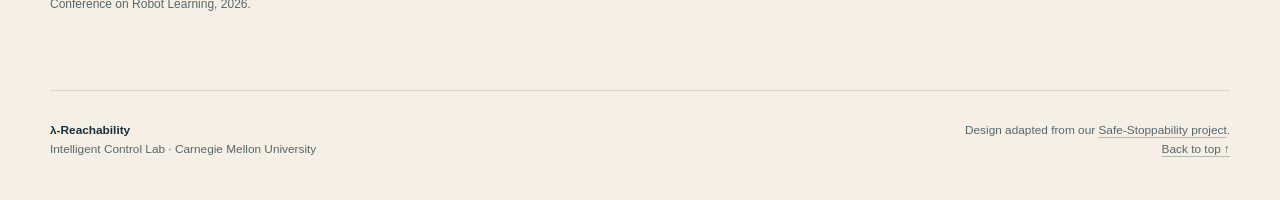
<file: docs/index.html>
<!doctype html>
<html lang="en">
<head>
  <meta charset="utf-8">
  <meta name="viewport" content="width=device-width, initial-scale=1">
  <title>λ-Reachability · CoRL 2026</title>
  <meta name="description" content="λ-Reachability: Geometric-Horizon Safety Bellman Equations for Humanoid Safety. A CoRL 2026 paper from Carnegie Mellon University.">
  <meta name="theme-color" content="#f5efe6">
  <link rel="canonical" href="https://intelligent-control-lab.github.io/lambda_reach/">
  <meta property="og:url" content="https://intelligent-control-lab.github.io/lambda_reach/">
  <meta property="og:type" content="website">
  <meta property="og:title" content="λ-Reachability · CoRL 2026">
  <meta property="og:description" content="Learning to anticipate humanoid safety violations with geometric-horizon safety Bellman equations.">
  <meta property="og:image" content="https://intelligent-control-lab.github.io/lambda_reach/docs/assets/posters/push-unsafe-1.jpg">
  <meta property="og:image:alt" content="A Unitree G1 humanoid in a balance perturbation experiment">
  <meta name="twitter:card" content="summary_large_image">
  <meta name="twitter:image" content="https://intelligent-control-lab.github.io/lambda_reach/docs/assets/posters/push-unsafe-1.jpg">
  <link rel="icon" href="./assets/images/favicon.svg" type="image/svg+xml">
  <link rel="stylesheet" href="./assets/css/site.css">
  <script defer src="./assets/js/site.js"></script>
</head>
<body>
<a class="skip-link" href="#main">Skip to content</a>
<header class="site-header">
  <div class="header-inner">
    <a class="brand" href="#home"><span class="brand-symbol">λ</span> Reachability</a>
    <nav aria-label="Main navigation">
      <a href="#video">Video</a><a href="#values">Value functions</a><a href="#method">Main idea</a><a href="#experiments">Experiments</a><a href="#paper">Paper &amp; code <span aria-hidden="true">↗</span></a>
    </nav>
  </div>
</header>
<main id="main">
  <section class="hero shell" id="home" aria-labelledby="title">
    <div class="hero-grid">
      <div class="hero-copy">
        <p class="venue"><span class="venue-dot" aria-hidden="true"></span> Accepted to CoRL 2026</p>
        <h1 id="title"><span class="title-name">λ-Reachability</span><span class="title-subtitle">Geometric-Horizon Safety Bellman Equations for Humanoid Safety</span></h1>
        <p class="hero-summary">Learning to anticipate a humanoid’s worst future safety condition—before a fall or collision occurs.</p>
        <div class="actions">
          <a class="button primary" href="https://arxiv.org/pdf/2606.16022" target="_blank" rel="noopener noreferrer"><svg viewBox="0 0 24 24" aria-hidden="true"><path d="M14 3H6v18h12V7zM14 3v5h4M9 12h6M9 16h6"/></svg> Read the paper</a>
          <a class="button secondary" href="https://github.com/intelligent-control-lab/lambda_reach" target="_blank" rel="noopener noreferrer"><svg viewBox="0 0 24 24" aria-hidden="true"><path d="m8 7-5 5 5 5m8-10 5 5-5 5M14 4l-4 16"/></svg> Code <span aria-hidden="true">↗</span></a>
          <a class="button secondary" href="https://www.youtube.com/watch?v=sW9JjJ73NJ4" target="_blank" rel="noopener noreferrer" aria-label="Watch the project video on YouTube"><svg class="youtube-icon" viewBox="0 0 24 24" aria-hidden="true"><rect x="1" y="5" width="22" height="14" rx="4" fill="#c4302b"/><path d="M10 9v6l5-3z" fill="#fff"/></svg> YouTube <span aria-hidden="true">↗</span></a>
        </div>
      </div>
      <figure class="hero-media">
        <div class="media-heading"><span class="eyebrow">On the real robot</span><span class="small-label">Unitree G1</span></div>
        <video controls muted loop playsinline preload="metadata" poster="./assets/posters/push-unsafe-1.jpg" aria-label="Slow-motion balance experiment: the G1 loses balance after an external push">
          <source src="./assets/videos/push-unsafe-1.mp4" type="video/mp4">
          Your browser does not support embedded video. <a href="./assets/videos/push-unsafe-1.mp4">Download this clip.</a>
        </video>
        <figcaption><span class="caption-number">01 /</span><span>From a push to a loss of balance. Slow motion.<br><a href="#video">See the safety prediction in the full video <span aria-hidden="true">↗</span></a></span></figcaption>
      </figure>
    </div>
    <div class="hero-bottom">
      <div class="author-block">
        <p class="authors"><a href="https://ruichen.pub/" target="_blank" rel="noopener noreferrer">Rui Chen</a><sup>1</sup><span>·</span> <a href="https://shangtaoli.github.io/index.html" target="_blank" rel="noopener noreferrer">Shangtao Li</a><sup>2</sup><span>·</span> <a href="https://yifansun98.github.io/" target="_blank" rel="noopener noreferrer">Yifan Sun</a><sup>1</sup><span>·</span> <a href="https://icontrol.ri.cmu.edu/people/changliu.html" target="_blank" rel="noopener noreferrer">Changliu Liu</a><sup>1</sup></p>
        <p class="affiliations"><sup>1</sup> Robotics Institute &nbsp; <sup>2</sup> Mechanical Engineering<br>Carnegie Mellon University</p>
      </div>
      <div class="logos" aria-label="Research institutions">
        <img src="./assets/images/ri-cmu-wordmark-new.png" alt="Carnegie Mellon University Robotics Institute" width="220" height="60">
        <img src="./assets/images/icl_logo.jpg" alt="Intelligent Control Lab" width="130" height="74">
      </div>
    </div>
  </section>

  <section class="section shell" id="video" aria-labelledby="video-title">
    <div class="section-heading"><div><p class="eyebrow">01 / The idea in motion</p><h2 id="video-title">Look ahead.<br>Recognize risk earlier.</h2></div><p>A robot can look stable now and still be on a trajectory toward failure. λ-Reachability learns a safety value for a fixed policy that estimates the worst safety signal along its future trajectory.</p></div>
    <figure class="overview-video media-panel">
      <video id="overview-player" controls playsinline preload="metadata" poster="./assets/posters/overview.jpg" aria-label="Full research video with hardware comparisons, safety-value plots, and an explanation of lambda-Reachability" aria-describedby="overview-caption">
        <source src="./assets/videos/overview.mp4" type="video/mp4">
        <track kind="descriptions" src="./assets/overview-descriptions.vtt" srclang="en" label="Visual descriptions">
        Your browser does not support embedded video. <a href="./assets/videos/overview.mp4">Download the research video.</a>
      </video>
      <figcaption id="overview-caption"><strong>Research overview</strong><span>Hardware demonstrations, geometric-horizon targets, and simulation comparisons. Playback speeds are marked in the video.</span></figcaption>
    </figure>
    <div class="chapters" aria-label="Video chapters">
      <button type="button" data-seek="8"><span>00:08</span> Balance prediction</button>
      <button type="button" data-seek="30"><span>00:30</span> Collision prediction</button>
      <button type="button" data-seek="101"><span>01:41</span> The λ method</button>
      <button type="button" data-seek="148"><span>02:28</span> Simulation comparison</button>
    </div>
  </section>

  <section class="section shell" id="values" aria-labelledby="values-title">
    <div class="section-heading"><div><p class="eyebrow">02 / Safety value functions</p><h2 id="values-title">Safety beyond<br>the current state.</h2></div><p>The instantaneous signal ℓ tells us whether a constraint is violated now. The safety value V<sup>π</sup> looks along the future trajectory under the robot’s policy, capturing both whether a violation will occur and the safety margin.</p></div>
    <div class="method-intro">
      <div><span class="eyebrow">The safety value function</span><p class="equation" aria-label="V pi of x t equals the supremum of ell of x k, over k greater than or equal to t">V<sup>π</sup>(x<sub>t</sub>) = sup<sub class="under">k ≥ t</sub> ℓ(x<sub>k</sub>)</p><p>For a fixed policy π, take the largest safety signal over its entire future trajectory. λ-Reachability learns an estimate of this value.</p></div>
      <div class="signal-legend"><p><span class="signal-dot teal"></span><strong>ℓ(x): what is happening now</strong><span>Instantaneous balance or collision constraint.</span></p><p><span class="signal-dot rust"></span><strong>V<sup>π</sup>(x): what lies ahead</strong><span>Worst safety signal along the future trajectory.</span></p></div>
    </div>
    <div class="value-notes">
      <article><p class="eyebrow">The sign</p><h3>Will the policy stay safe?</h3><p>For the ideal value, V<sup>π</sup>(x) ≤ 0 means the policy keeps the safety signal nonpositive for all future time. A positive value means a future violation.</p></article>
      <article><p class="eyebrow">The margin</p><h3>How close is the boundary?</h3><p>The value locates the worst future condition relative to the zero safety threshold. A negative value closer to zero leaves less margin in the chosen safety signal.</p></article>
      <article><p class="eyebrow">The warning</p><h3>See risk before it happens.</h3><p>The learned value can turn positive while the current signal is still negative, anticipating a fall or collision before the constraint is violated.</p></article>
    </div>
    <figure class="paper-figure"><a href="./assets/images/simulation-tasks.png" target="_blank" rel="noopener noreferrer" aria-label="Open the safety signal and value illustration at full size"><img src="./assets/images/simulation-tasks.png" alt="Rough-terrain and collision-avoidance sequences from paper Figure 2. The upper ball shows the predicted safety value V, and the lower ball shows the current safety signal ell. The value turns red before the current signal does." width="1600" height="316" loading="lazy"></a><figcaption><strong>Current condition and future risk, side by side.</strong> The upper ball represents the predicted safety value V; the lower ball represents ℓ. Green indicates a safety margin, yellow is near the boundary, and red indicates a violation. The value can warn before the robot falls or the obstacle hits. Figure 2 from the paper; select the image to enlarge.</figcaption></figure>
  </section>

  <section class="section shell" id="method" aria-labelledby="method-title">
    <div class="section-heading"><div><p class="eyebrow">03 / The main idea</p><h2 id="method-title">Learn from the future.<br>One segment at a time.</h2></div><p>λ-Reachability learns the worst future safety signal from randomly sized trajectory segments. A geometric horizon connects short, bootstrapped updates to longer max-over-trajectory targets, so each update can bring future safety information back to the current state.</p></div>
    <ol class="steps">
      <li><span class="step-number">01</span><h3>Sample a horizon</h3><p>Draw n from a geometric distribution. λ controls how far the update looks into the future.</p><div class="step-equation"><math xmlns="http://www.w3.org/1998/Math/MathML" display="block" aria-label="n follows a geometric distribution with parameter one minus lambda"><mi>n</mi><mo>∼</mo><mi mathvariant="normal">Geom</mi><mo>(</mo><mn>1</mn><mo>−</mo><mi>λ</mi><mo>)</mo></math></div></li>
      <li><span class="step-number">02</span><h3>Observe the worst signal</h3><p>Take the maximum safety signal over the sampled trajectory segment.</p><div class="step-equation"><math xmlns="http://www.w3.org/1998/Math/MathML" display="block" aria-label="Maximum of ell t through ell t plus n minus one"><mi mathvariant="normal">max</mi><mo>{</mo><msub><mi>ℓ</mi><mi>t</mi></msub><mo>,</mo><mo>…</mo><mo>,</mo><msub><mi>ℓ</mi><mrow><mi>t</mi><mo>+</mo><mi>n</mi><mo>−</mo><mn>1</mn></mrow></msub><mo>}</mo></math></div></li>
      <li><span class="step-number">03</span><h3>Bootstrap probabilistically</h3><p>Include the terminal value with probability δⁿ; otherwise use a lower-bound terminal value.</p><div class="step-equation"><math xmlns="http://www.w3.org/1998/Math/MathML" display="block" aria-label="s follows a Bernoulli distribution with probability delta to the n"><mi>s</mi><mo>∼</mo><mi mathvariant="normal">Bernoulli</mi><mo>(</mo><msup><mi>δ</mi><mi>n</mi></msup><mo>)</mo></math></div></li>
    </ol>
    <div class="horizon-panel">
      <div class="horizon-copy"><p class="eyebrow">Explore the horizon</p><h3>One parameter. <br>A different look ahead.</h3><p>Increase λ to shift probability toward longer trajectory segments.</p><label for="lambda-slider">Continuation probability <strong id="lambda-value">λ = 0.95</strong></label><input id="lambda-slider" type="range" min="0" max="99" value="95" step="1" aria-describedby="horizon-caveat"><div class="range-labels"><span>0 · one step</span><span>0.99 · longer horizons</span></div></div>
      <div class="horizon-visual">
        <div class="horizon-stat"><output id="horizon-value" for="lambda-slider">20</output><div>steps on average<span>E[n] = 1 / (1 − λ)</span></div></div>
        <div class="distribution-heading"><span>Probability per five-step group</span><output id="distribution-scale" for="lambda-slider">Scale: 0–25%</output></div>
        <div class="distribution" id="distribution" role="img" aria-label="Geometric horizon probabilities in equal five-step groups, from 1 to 100 steps"></div>
        <div class="distribution-axis"><span>n = 1–5</span><span>Rollout horizon</span><span>96–100</span></div>
        <div class="distribution-tail"><p>Beyond 100 steps<span>Combined probability · P(n ≥ 101) = λ¹⁰⁰</span></p><output id="tail-probability" for="lambda-slider" aria-label="Probability of a horizon beyond 100 steps">0.6%</output></div>
        <p id="horizon-caveat">Bars show equal five-step groups; the remaining probability is reported separately above. This is the untruncated distribution. Training uses finite, truncated horizons.</p>
      </div>
    </div>
    <div class="theory-note"><span class="theory-symbol" aria-hidden="true">λ → 1</span><p><strong>A connection to undiscounted reachability.</strong> The ideal operator is a contraction for δ &lt; 1, and its fixed point approaches the undiscounted safety value as λ → 1. These theoretical properties do not by themselves certify a learned neural model on hardware. <a href="https://arxiv.org/pdf/2606.16022#page=4" target="_blank" rel="noopener noreferrer">See §3 and Appendix A <span aria-hidden="true">↗</span></a></p></div>
  </section>

  <section class="section shell" id="experiments" aria-labelledby="experiments-title">
    <div class="section-heading"><div><p class="eyebrow">04 / Hardware demonstrations</p><h2 id="experiments-title">Watch the robot.<br>Read its safety value.</h2></div><p>Play a trial to watch the robot and its safety value evolve together. The animated traces show the learned monitor anticipating risk as a push or an incoming ball changes the robot’s situation.</p></div>
    <div class="curve-guide">
      <p><strong>Look for the warning before the violation.</strong> A positive learned value predicts future risk. When the blue curve crosses zero before the red curve, it anticipates a violation while the current constraint is still satisfied.</p>
      <ul class="curve-key" aria-label="Value curve legend"><li><span class="key-line key-value" aria-hidden="true"></span><span>Learned safety value V<sup>π</sup></span></li><li><span class="key-line key-signal" aria-hidden="true"></span>Current safety signal ℓ</li><li><span class="key-line key-distance" aria-hidden="true"></span>Obstacle distance · collision trials</li></ul>
    </div>
    <div class="gallery-toolbar"><span>Eight trials · synchronized monitoring replays</span><div class="segmented" role="group" aria-label="Filter experiments"><button type="button" class="is-active" data-filter="all" aria-pressed="true">All trials</button><button type="button" data-filter="push" aria-pressed="false">Balance</button><button type="button" data-filter="avoid" aria-pressed="false">Collision</button></div></div>
    <div class="experiment-grid">
      <article class="experiment-card" data-task="push">
        <div class="experiment-top"><span class="eyebrow">Balance / G1 Flat</span><span class="outcome unsafe">Unsafe outcome</span></div>
        <div class="experiment-body"><div><h3>A warning before the fall</h3><p>The learned value crosses zero before the instantaneous balance signal. Watch how the warning relates to the loss of balance.</p></div><div class="trial-picker" role="group" aria-label="A warning before the fall trial selection"><button type="button" data-clip="push-unsafe-2" aria-pressed="true" class="is-active">Front trial</button><button type="button" data-clip="push-unsafe-1" aria-pressed="false">Overhead trial</button></div></div>
        <div class="trial-media">
          <figure class="monitoring-player"><figcaption><span>Robot + safety monitor <span class="monitoring-label">· synchronized replay</span></span><a class="curve-open small-label" href="./assets/curves/push-unsafe-2.png" target="_blank" rel="noopener noreferrer" aria-label="Open the full recorded value curve">Full curve ↗</a></figcaption><video class="monitor-video" data-trial="push-unsafe-2" data-layout="wide" controls muted playsinline preload="metadata" poster="./assets/monitoring/push-unsafe-2-wide.jpg" aria-label="Synchronized slow-motion replay of the hardware trial and animated safety value curves"><source src="./assets/monitoring/push-unsafe-2-wide.mp4" type="video/mp4"></video><div class="replay-controls" hidden><button class="replay-toggle" type="button" aria-label="Play monitoring replay">Play</button><input class="replay-seek" type="range" min="0" max="100" value="0" step="0.1" aria-label="Monitoring replay position"><output class="replay-time">0:00 / 0:00</output><label class="replay-speed-label">Speed <select class="replay-speed" aria-label="Replay speed"><option value="0.5">0.5×</option><option value="1" selected>1×</option><option value="1.5">1.5×</option><option value="2">2×</option></select></label><button class="replay-fullscreen" type="button">Fullscreen</button></div><p class="replay-status" role="status" hidden></p></figure>
        </div>
      </article>
      <article class="experiment-card" data-task="push">
        <div class="experiment-top"><span class="eyebrow">Balance / G1 Flat</span><span class="outcome safe">Safe outcome</span></div>
        <div class="experiment-body"><div><h3>Recovery with a safety margin</h3><p>Both recorded traces stay below zero as the robot recovers from the push.</p></div><div class="trial-picker" role="group" aria-label="Recovery with a safety margin trial selection"><button type="button" data-clip="push-safe-2" aria-pressed="true" class="is-active">Front trial</button><button type="button" data-clip="push-safe-1" aria-pressed="false">Overhead trial</button></div></div>
        <div class="trial-media">
          <figure class="monitoring-player"><figcaption><span>Robot + safety monitor <span class="monitoring-label">· synchronized replay</span></span><a class="curve-open small-label" href="./assets/curves/push-safe-2.png" target="_blank" rel="noopener noreferrer" aria-label="Open the full recorded value curve">Full curve ↗</a></figcaption><video class="monitor-video" data-trial="push-safe-2" data-layout="wide" controls muted playsinline preload="metadata" poster="./assets/monitoring/push-safe-2-wide.jpg" aria-label="Synchronized slow-motion replay of the hardware trial and animated safety value curves"><source src="./assets/monitoring/push-safe-2-wide.mp4" type="video/mp4"></video><div class="replay-controls" hidden><button class="replay-toggle" type="button" aria-label="Play monitoring replay">Play</button><input class="replay-seek" type="range" min="0" max="100" value="0" step="0.1" aria-label="Monitoring replay position"><output class="replay-time">0:00 / 0:00</output><label class="replay-speed-label">Speed <select class="replay-speed" aria-label="Replay speed"><option value="0.5">0.5×</option><option value="1" selected>1×</option><option value="1.5">1.5×</option><option value="2">2×</option></select></label><button class="replay-fullscreen" type="button">Fullscreen</button></div><p class="replay-status" role="status" hidden></p></figure>
        </div>
      </article>
      <article class="experiment-card" data-task="avoid">
        <div class="experiment-top"><span class="eyebrow">Avoidance / G1 Collision</span><span class="outcome unsafe">Unsafe outcome</span></div>
        <div class="experiment-body"><div><h3>A warning before contact</h3><p>The learned value becomes positive while the ball approaches. The instantaneous signal crosses zero when contact occurs.</p></div><div class="trial-picker" role="group" aria-label="A warning before contact trial selection"><button type="button" data-clip="avoid-unsafe-1" aria-pressed="true" class="is-active">Trial 1</button><button type="button" data-clip="avoid-unsafe-2" aria-pressed="false">Trial 2</button></div></div>
        <div class="trial-media">
          <figure class="monitoring-player"><figcaption><span>Robot + safety monitor <span class="monitoring-label">· synchronized replay</span></span><a class="curve-open small-label" href="./assets/curves/avoid-unsafe-1.png" target="_blank" rel="noopener noreferrer" aria-label="Open the full recorded value curve">Full curve ↗</a></figcaption><video class="monitor-video" data-trial="avoid-unsafe-1" data-layout="wide" controls muted playsinline preload="metadata" poster="./assets/monitoring/avoid-unsafe-1-wide.jpg" aria-label="Synchronized slow-motion replay of the hardware trial and animated safety value curves"><source src="./assets/monitoring/avoid-unsafe-1-wide.mp4" type="video/mp4"></video><div class="replay-controls" hidden><button class="replay-toggle" type="button" aria-label="Play monitoring replay">Play</button><input class="replay-seek" type="range" min="0" max="100" value="0" step="0.1" aria-label="Monitoring replay position"><output class="replay-time">0:00 / 0:00</output><label class="replay-speed-label">Speed <select class="replay-speed" aria-label="Replay speed"><option value="0.5">0.5×</option><option value="1" selected>1×</option><option value="1.5">1.5×</option><option value="2">2×</option></select></label><button class="replay-fullscreen" type="button">Fullscreen</button></div><p class="replay-status" role="status" hidden></p></figure>
        </div>
      </article>
      <article class="experiment-card" data-task="avoid">
        <div class="experiment-top"><span class="eyebrow">Avoidance / G1 Collision</span><span class="outcome safe">Safe outcome</span></div>
        <div class="experiment-body"><div><h3>A warning without a collision</h3><p>The robot avoids contact and the instantaneous signal stays negative. Positive value predictions illustrate conservative warnings in these trials.</p></div><div class="trial-picker" role="group" aria-label="A warning without a collision trial selection"><button type="button" data-clip="avoid-safe-1" aria-pressed="true" class="is-active">Trial 1</button><button type="button" data-clip="avoid-safe-2" aria-pressed="false">Trial 2</button></div></div>
        <div class="trial-media">
          <figure class="monitoring-player"><figcaption><span>Robot + safety monitor <span class="monitoring-label">· synchronized replay</span></span><a class="curve-open small-label" href="./assets/curves/avoid-safe-1.png" target="_blank" rel="noopener noreferrer" aria-label="Open the full recorded value curve">Full curve ↗</a></figcaption><video class="monitor-video" data-trial="avoid-safe-1" data-layout="wide" controls muted playsinline preload="metadata" poster="./assets/monitoring/avoid-safe-1-wide.jpg" aria-label="Synchronized slow-motion replay of the hardware trial and animated safety value curves"><source src="./assets/monitoring/avoid-safe-1-wide.mp4" type="video/mp4"></video><div class="replay-controls" hidden><button class="replay-toggle" type="button" aria-label="Play monitoring replay">Play</button><input class="replay-seek" type="range" min="0" max="100" value="0" step="0.1" aria-label="Monitoring replay position"><output class="replay-time">0:00 / 0:00</output><label class="replay-speed-label">Speed <select class="replay-speed" aria-label="Replay speed"><option value="0.5">0.5×</option><option value="1" selected>1×</option><option value="1.5">1.5×</option><option value="2">2×</option></select></label><button class="replay-fullscreen" type="button">Fullscreen</button></div><p class="replay-status" role="status" hidden></p></figure>
        </div>
      </article>
    </div>
    <p class="note">Use the video controls to play, pause, seek, or open both views in fullscreen. The curves replay with the camera footage at the labeled slow-motion speed. Collision timing offsets are estimated from the recorded events. Blue shading marks intervals when the learned value is positive while the current signal is nonpositive; red shading marks an observed violation. A safe outcome can still include positive predictions from the learned monitor.</p>
  </section>

  <section class="section shell paper-section" id="paper" aria-labelledby="paper-title">
    <div class="paper-banner"><div><p class="eyebrow">05 / Continue exploring</p><h2 id="paper-title">Paper, code &amp; citation.</h2><p>Read the formulation and proofs, or explore the training and deployment workflows.</p></div><div class="actions"><a class="button primary" href="https://arxiv.org/abs/2606.16022" target="_blank" rel="noopener noreferrer">Paper on arXiv <span aria-hidden="true">↗</span></a><a class="button secondary" href="https://github.com/intelligent-control-lab/lambda_reach" target="_blank" rel="noopener noreferrer">GitHub code <span aria-hidden="true">↗</span></a></div></div>
    <div class="citation-heading"><h3>BibTeX</h3><button id="copy-citation" type="button">Copy citation <span aria-hidden="true">⧉</span></button></div>
    <pre id="citation"><code>@inproceedings{chen2026lambdareachability,
  title = {$\lambda$-Reachability: Geometric-Horizon Safety Bellman Equations for Humanoid Safety},
  author = {Rui Chen and Shangtao Li and Yifan Sun and Changliu Liu},
  year = {2026},
  booktitle = {Conference on Robot Learning},
  url = {https://arxiv.org/abs/2606.16022},
  website = {https://intelligent-control-lab.github.io/lambda_reach/},
  youtube = {https://www.youtube.com/watch?v=sW9JjJ73NJ4},
  code = {https://github.com/intelligent-control-lab/lambda_reach}
}</code></pre>
    <p class="note" id="copy-status" role="status" aria-live="polite">Conference on Robot Learning, 2026.</p>
  </section>
</main>
<footer class="shell site-footer"><p><span class="footer-brand">λ-Reachability</span><br>Intelligent Control Lab · Carnegie Mellon University</p><p>Design adapted from our <a href="https://intelligent-control-lab.github.io/humanoid_stoppability/" target="_blank" rel="noopener noreferrer">Safe-Stoppability project</a>.<br><a href="#home">Back to top ↑</a></p></footer>
</body>
</html>
</file>
<file: docs/assets/css/site.css>
:root {
  --bg:#f5efe6;
  --paper:#fffcf7;
  --ink:#172f37;
  --muted:#58676a;
  --rust:#984623;
  --rust-light:#f0dfd0;
  --teal:#28636a;
  --line:#d9d8cd;
  --serif:'Iowan Old Style','Palatino Linotype','Book Antiqua',Georgia,serif;
  --sans:'Avenir Next','Segoe UI','Helvetica Neue',Arial,sans-serif;
  --radius:20px
}

* {
  box-sizing:border-box
}

html {
  scroll-behavior:smooth;
  scroll-padding-top:100px
}

body {
  margin:0;
  background:var(--bg);
  color:var(--ink);
  font:16px/1.65 var(--sans);
  -webkit-font-smoothing:antialiased
}

button,input {
  font:inherit
}

button,a,input {
  touch-action:manipulation
}

a {
  color:inherit;
  text-decoration:none
}

button {
  cursor:pointer
}

button:disabled {
  cursor:default
}

a:focus-visible,button:focus-visible,input:focus-visible,summary:focus-visible,[tabindex]:focus-visible {
  outline:3px solid var(--teal);
  outline-offset:5px
}

a:hover {
  color:var(--rust)
}

img,video {
  display:block;
  max-width:100%
}

video {
  width:100%;
  background:#121b1f;
  aspect-ratio:16/9
}

button {
  color:inherit
}

h1,h2,h3,p,figure {
  margin:0
}

h2 {
  font:400 clamp(2rem,3.6vw,3.15rem)/1.13 var(--serif);
  letter-spacing:-.045em
}

h3 {
  font-size:1.1rem;
  line-height:1.35
}

p {
  color:var(--muted)
}

sup {
  font-size:.65em
}

svg {
  width:19px;
  height:19px;
  fill:none;
  stroke:currentColor;
  stroke-width:1.7;
  stroke-linecap:round;
  stroke-linejoin:round
}

.youtube-icon {
  stroke:none
}

.shell {
  width:min(1180px,calc(100% - 64px));
  margin-inline:auto
}

.skip-link {
  position:fixed;
  z-index:100;
  top:8px;
  left:8px;
  padding:10px 20px;
  background:var(--paper);
  transform:translateY(-150%)
}

.skip-link:focus {
  transform:none
}

.site-header {
  position:sticky;
  top:0;
  z-index:20;
  background:rgba(245,239,230,.94);
  backdrop-filter:blur(16px);
  border-bottom:1px solid var(--line)
}

.header-inner {
  width:min(1280px,calc(100% - 64px));
  margin:auto;
  min-height:78px;
  display:flex;
  align-items:center;
  justify-content:space-between;
  gap:32px
}

.brand {
  display:flex;
  align-items:center;
  gap:9px;
  font-size:.8rem;
  font-weight:750;
  text-transform:uppercase;
  letter-spacing:.08em;
  white-space:nowrap
}

.brand-symbol {
  color:var(--rust);
  font:italic 35px var(--serif);
  text-transform:none;
  line-height:1
}

.site-header nav {
  display:flex;
  gap:27px;
  align-items:center
}

.site-header nav a {
  position:relative;
  color:var(--muted);
  font-size:.88rem;
  padding:26px 0
}

.site-header nav a:hover,.site-header nav a.is-active {
  color:var(--rust)
}

.site-header nav a.is-active:after {
  content:'';
  position:absolute;
  bottom:17px;
  left:0;
  width:18px;
  height:2px;
  background:var(--rust)
}

.hero {
  padding-top:70px
}

.hero-grid {
  display:grid;
  grid-template-columns:1.08fr 1fr;
  gap:64px;
  align-items:center
}

.venue {
  display:inline-flex;
  align-items:center;
  gap:9px;
  font-size:.74rem;
  text-transform:uppercase;
  font-weight:750;
  letter-spacing:.12em;
  color:var(--rust);
  border:1px solid #d8b7a0;
  padding:6px 12px;
  border-radius:30px
}

.venue-dot {
  width:6px;
  height:6px;
  background:var(--rust);
  border-radius:50%
}

h1 {
  font-family:var(--serif);
  font-weight:400;
  letter-spacing:-.04em;
  line-height:1.1;
  margin-top:24px
}

.title-name {
  display:block;
  font-size:clamp(2.7rem,4.6vw,4.25rem);
  color:var(--rust);
  letter-spacing:-.055em;
  white-space:nowrap
}

.title-subtitle {
  display:block;
  margin-top:16px;
  font-size:clamp(1.7rem,2.65vw,2.45rem);
  line-height:1.2;
  max-width:22ch
}

.hero-summary {
  font-size:1.05rem;
  line-height:1.65;
  margin-top:23px;
  max-width:43ch
}

.actions {
  display:flex;
  gap:12px;
  flex-wrap:wrap;
  margin-top:28px
}

.button {
  display:inline-flex;
  align-items:center;
  justify-content:center;
  gap:10px;
  padding:12px 20px;
  border-radius:30px;
  font-size:.88rem;
  font-weight:650;
  transition:background .2s,transform .2s;
  border:1px solid transparent
}

.button:hover {
  transform:translateY(-2px)
}

.primary {
  background:var(--rust);
  color:#fff
}

.primary:hover {
  background:#7c351a;
  color:#fff
}

.secondary {
  background:var(--paper);
  border-color:var(--line)
}

.secondary:hover {
  background:#fff;
  color:var(--ink)
}

.hero-media {
  border:1px solid var(--line);
  border-radius:var(--radius);
  overflow:hidden;
  background:var(--paper);
  box-shadow:0 20px 55px #172f3712;
  transform:none
}

.hero-media video {
  aspect-ratio:16/10;
  object-fit:contain;
  background:#151d1f
}

.media-heading {
  padding:18px 22px;
  display:flex;
  align-items:center;
  justify-content:space-between;
  gap:12px
}

.eyebrow {
  display:block;
  font-size:.71rem;
  line-height:1.5;
  letter-spacing:.14em;
  font-weight:750;
  text-transform:uppercase;
  color:var(--rust)
}

.small-label {
  color:var(--muted);
  font-size:.75rem
}

.hero-media figcaption {
  display:flex;
  align-items:flex-start;
  gap:16px;
  padding:20px 22px;
  font-size:.83rem;
  color:var(--muted)
}

.caption-number {
  color:var(--rust);
  font-size:.72rem;
  padding-top:3px
}

.hero-media figcaption a {
  color:var(--teal);
  font-weight:650;
  font-size:.76rem
}

.hero-bottom {
  margin-top:48px;
  padding:28px 0 32px;
  display:flex;
  justify-content:space-between;
  gap:26px;
  border-top:1px solid var(--line);
  border-bottom:1px solid var(--line);
  align-items:center
}

.authors {
  font-weight:650;
  font-size:.92rem;
  color:var(--ink);
  line-height:1.9
}

.authors a {
  text-decoration:underline;
  text-decoration-color:#b3c4bb;
  text-underline-offset:4px;
  white-space:nowrap
}

.authors a:hover {
  text-decoration-color:currentColor
}

.authors span {
  margin:0 8px;
  color:#9b9c92
}

.affiliations {
  font-size:.76rem;
  line-height:1.7;
  margin-top:8px
}

.logos {
  display:flex;
  align-items:center;
  gap:28px;
  width:360px;
  max-width:100%;
  flex-shrink:0;
  mix-blend-mode:multiply
}

.logos img {
  width:calc(75% - 14px);
  height:auto;
  object-fit:contain
}

.logos img:last-child {
  width:calc(25% - 14px)
}

.section {
  padding-top:96px
}

.section-heading {
  display:grid;
  grid-template-columns:1fr 1fr;
  gap:64px;
  align-items:end;
  margin-bottom:32px
}

.section-heading .eyebrow {
  margin-bottom:15px
}

.section-heading>p {
  font-size:.94rem;
  max-width:56ch
}

.media-panel {
  overflow:hidden;
  border:1px solid var(--line);
  border-radius:var(--radius);
  background:var(--paper)
}

.overview-video {
  max-width:1040px;
  margin:auto
}

.overview-video figcaption {
  display:flex;
  gap:30px;
  align-items:center;
  padding:19px 25px;
  font-size:.83rem;
  color:var(--muted)
}

.overview-video figcaption strong {
  white-space:nowrap;
  color:var(--ink)
}

.chapters {
  display:flex;
  justify-content:center;
  gap:10px;
  flex-wrap:wrap;
  margin-top:18px
}

.chapters button {
  border:1px solid var(--line);
  background:transparent;
  border-radius:8px;
  padding:8px 13px;
  font-size:.76rem;
  color:var(--ink)
}

.chapters button span {
  color:var(--rust);
  margin-right:7px;
  font-variant-numeric:tabular-nums
}

.chapters button:hover {
  background:var(--paper);
  border-color:var(--rust)
}

.gallery-toolbar {
  border-block:1px solid var(--line);
  display:flex;
  justify-content:space-between;
  align-items:center;
  padding:14px 0;
  margin:30px 0 25px;
  gap:16px
}

.gallery-toolbar>span {
  font-size:.8rem;
  color:var(--muted)
}

.segmented {
  display:flex;
  padding:4px;
  background:#e9e6dc;
  border-radius:30px;
  gap:2px
}

.segmented button {
  border:0;
  background:none;
  border-radius:24px;
  padding:7px 18px;
  font-size:.78rem;
  color:var(--muted)
}

.segmented button.is-active {
  background:var(--paper);
  color:var(--ink);
  box-shadow:0 1px 4px #172f3710
}

.experiment-grid {
  display:grid;
  grid-template-columns:1fr;
  gap:30px
}

.experiment-card {
  border:1px solid var(--line);
  border-radius:var(--radius);
  overflow:hidden;
  background:var(--paper)
}

.experiment-card[hidden] {
  display:none
}

.experiment-top {
  padding:16px 20px;
  display:flex;
  justify-content:space-between;
  align-items:center;
  gap:8px
}

.experiment-top .eyebrow {
  font-size:.64rem;
  letter-spacing:.08em;
  color:var(--muted)
}

.outcome {
  border-radius:30px;
  padding:3px 9px;
  font-size:.65rem;
  font-weight:700;
  white-space:nowrap
}

.safe {
  background:#e0ece5;
  color:#265b49
}

.unsafe {
  background:#f3e1d8;
  color:#8c4027
}

.experiment-body {
  display:flex;
  align-items:flex-start;
  justify-content:space-between;
  gap:24px;
  padding:0 24px 22px
}

.experiment-body h3 {
  font-family:var(--serif);
  font-weight:400;
  font-size:1.8rem;
  letter-spacing:-.025em
}

.experiment-body p {
  font-size:.82rem;
  margin-top:6px;
  max-width:76ch
}

.trial-picker {
  margin-top:5px;
  display:flex;
  gap:8px;
  flex-shrink:0
}

.trial-picker button {
  padding:5px 11px;
  border:1px solid var(--line);
  border-radius:6px;
  background:transparent;
  font-size:.72rem
}

.trial-picker button.is-active {
  border-color:var(--teal);
  color:var(--teal);
  background:#edf2ed
}

.curve-guide {
  padding:24px 28px;
  border:1px solid var(--line);
  border-radius:14px;
  background:var(--paper)
}

.curve-guide p {
  font-size:.86rem
}

.curve-guide strong {
  color:var(--ink)
}

.curve-key {
  display:flex;
  flex-wrap:wrap;
  gap:10px 28px;
  list-style:none;
  margin:16px 0 0;
  padding:0;
  color:var(--muted);
  font-size:.76rem
}

.curve-key li {
  display:flex;
  align-items:center;
  gap:8px
}

.key-line {
  width:24px;
  height:3px;
  border-radius:3px;
  flex-shrink:0
}

.key-value { background:#267da5 }
.key-signal { background:#c83042 }
.key-distance { background:#319783 }

.trial-media {
  display:grid;
  grid-template-columns:minmax(0,1fr);
  gap:20px;
  padding:0 24px 24px
}

.trial-media figure {
  min-width:0;
  overflow:hidden;
  border:1px solid var(--line);
  border-radius:12px
}

.trial-media figcaption {
  display:flex;
  align-items:center;
  justify-content:space-between;
  gap:8px;
  padding:12px 15px;
  border-bottom:1px solid var(--line);
  font-size:.78rem;
  font-weight:600
}

.trial-media .small-label {
  font-size:.65rem;
  color:var(--muted);
  font-weight:400
}

.monitor-video {
  aspect-ratio:10/3;
  background:white
}

.monitoring-label {
  color:var(--muted);
  font-weight:400
}

.trial-media .curve-open {
  color:var(--teal);
  text-decoration:underline;
  text-underline-offset:3px
}

.replay-controls {
  display:flex;
  align-items:center;
  gap:12px;
  padding:14px 16px;
  border-top:1px solid var(--line);
  background:var(--paper);
  font-size:.75rem
}

.replay-controls[hidden],.replay-controls button[hidden] {
  display:none
}

.replay-controls button,.replay-controls select {
  padding:7px 11px;
  border:1px solid var(--line);
  border-radius:6px;
  color:var(--ink);
  background:var(--paper);
  font:inherit
}

.replay-toggle {
  min-width:64px
}

.replay-seek {
  flex:1;
  min-width:50px;
  accent-color:var(--teal);
  cursor:pointer
}

.replay-time {
  min-width:84px;
  font-variant-numeric:tabular-nums;
  white-space:nowrap
}

.replay-speed-label {
  display:flex;
  align-items:center;
  gap:7px;
  white-space:nowrap
}

.replay-controls select:focus-visible {
  outline:3px solid var(--teal);
  outline-offset:3px
}

.replay-status {
  padding:12px 16px;
  font-size:.8rem
}

.monitoring-player:fullscreen {
  display:grid;
  grid-template-rows:auto minmax(0,1fr) auto;
  border:0;
  border-radius:0;
  background:var(--paper)
}

.monitoring-player:fullscreen .monitor-video {
  width:100%;
  height:100%;
  min-height:0;
  object-fit:contain;
  background:#121b1f
}

.note {
  font-size:.75rem;
  line-height:1.65;
  margin-top:18px;
  max-width:105ch
}

.method-intro {
  display:grid;
  grid-template-columns:1.1fr 1fr;
  align-items:center;
  gap:70px;
  padding:36px 42px;
  background:var(--ink);
  color:var(--paper);
  border-radius:var(--radius)
}

.method-intro .eyebrow {
  color:#e3b89b
}

.method-intro p {
  color:#d2dedb;
  font-size:.86rem
}

.method-intro .equation {
  margin:17px 0 21px;
  color:#fffaf4;
  font:italic clamp(1.45rem,2.7vw,2.15rem)/1.5 var(--serif);
  white-space:nowrap
}

.equation sub {
  font-size:.55em
}

.equation .under {
  display:inline-block;
  position:relative;
  top:1.1em;
  margin-left:-2.65em;
  margin-right:.3em;
  font-size:.45em;
  width:2.5em
}

.signal-legend {
  border-left:1px solid #ffffff26;
  padding-left:34px
}

.signal-legend p {
  position:relative;
  padding-left:24px
}

.signal-legend p+p {
  margin-top:25px
}

.signal-legend strong {
  display:block;
  font-size:.94rem;
  color:var(--paper);
  font-weight:600
}

.signal-legend p>span:last-child {
  display:block;
  font-size:.79rem;
  margin-top:3px
}

.signal-dot {
  position:absolute;
  width:8px;
  height:8px;
  top:9px;
  left:0;
  border-radius:50%
}

.teal {
  background:#75b9b4
}

.rust {
  background:#e3aa85
}

.value-notes {
  display:grid;
  grid-template-columns:repeat(3,1fr);
  gap:30px;
  margin-top:30px
}

.value-notes article {
  padding-top:22px;
  border-top:1px solid var(--line)
}

.value-notes h3 {
  margin:12px 0 10px
}

.value-notes p:not(.eyebrow) {
  font-size:.86rem
}

.steps {
  list-style:none;
  margin:30px 0;
  padding:0;
  display:grid;
  grid-template-columns:repeat(3,1fr);
  gap:30px;
  counter-reset:steps
}

.steps li {
  padding:24px 0;
  border-top:1px solid var(--line)
}

.step-number {
  color:var(--rust);
  font:italic 1.65rem var(--serif)
}

.steps h3 {
  margin:17px 0 10px;
  font-size:1.02rem
}

.steps p {
  font-size:.83rem;
  min-height:82px
}

.step-equation {
  display:block;
  margin-top:16px;
  color:var(--teal);
  padding:14px 16px;
  background:var(--paper);
  border:1px solid var(--line);
  border-radius:10px;
  font-size:1.35rem
}

.step-equation math {
  margin:0;
  font-family:'STIX Two Math','Cambria Math',math;
  font-size:inherit;
  text-align:left
}

.horizon-panel {
  display:grid;
  grid-template-columns:1fr 1.4fr;
  gap:70px;
  border:1px solid var(--line);
  background:var(--paper);
  padding:36px 42px;
  border-radius:var(--radius)
}

.horizon-copy h3 {
  font:400 1.8rem/1.15 var(--serif);
  letter-spacing:-.03em;
  margin:13px 0
}

.horizon-copy p:not(.eyebrow) {
  font-size:.83rem
}

.horizon-copy label {
  display:flex;
  justify-content:space-between;
  gap:10px;
  font-size:.74rem;
  margin:26px 0 10px
}

.horizon-copy label strong {
  color:var(--rust);
  white-space:nowrap
}

.horizon-copy input {
  width:100%;
  margin:4px 0;
  height:22px;
  accent-color:var(--rust);
  cursor:pointer
}

.range-labels {
  display:flex;
  justify-content:space-between;
  font-size:.66rem;
  color:var(--muted)
}

.horizon-stat {
  display:flex;
  gap:20px;
  align-items:center
}

.horizon-stat output {
  font:400 3.8rem/1.15 var(--serif);
  color:var(--teal);
  letter-spacing:-.05em;
  min-width:2ch
}

.horizon-stat>div {
  font-size:.84rem
}

.horizon-stat>div span {
  display:block;
  font-size:.72rem;
  color:var(--muted)
}

.distribution {
  height:120px;
  display:flex;
  align-items:flex-end;
  gap:5px;
  margin-top:10px;
  border-bottom:1px solid var(--line);
  padding-bottom:2px
}

.distribution span {
  flex:1;
  background:var(--teal);
  border-radius:3px 3px 0 0;
  transition:height .15s
}

.distribution-heading {
  display:flex;
  justify-content:space-between;
  align-items:baseline;
  gap:12px;
  margin-top:22px;
  font-size:.65rem;
  color:var(--muted)
}

.distribution-heading output {
  white-space:nowrap;
  font-variant-numeric:tabular-nums
}

.distribution-tail {
  display:flex;
  justify-content:space-between;
  align-items:center;
  gap:18px;
  margin-top:20px;
  padding:12px 15px;
  border:1px solid #dec6b5;
  border-radius:9px;
  background:#f8f0e6
}

.distribution-tail p {
  color:var(--rust);
  font-size:.78rem;
  line-height:1.4
}

.distribution-tail p span {
  display:block;
  margin-top:3px;
  font-size:.65rem;
  color:var(--muted)
}

.distribution-tail output {
  font:400 1.7rem/1.2 var(--serif);
  color:var(--rust);
  white-space:nowrap;
  font-variant-numeric:tabular-nums
}

.distribution-axis {
  display:flex;
  justify-content:space-between;
  font-size:.64rem;
  margin-top:7px;
  color:var(--muted)
}

#horizon-caveat {
  font-size:.69rem;
  margin-top:18px
}

.theory-note {
  display:flex;
  align-items:center;
  gap:36px;
  padding:29px 0;
  border-bottom:1px solid var(--line)
}

.theory-symbol {
  font:italic 2.4rem var(--serif);
  color:var(--rust);
  white-space:nowrap
}

.theory-note p {
  font-size:.85rem
}

.theory-note strong {
  color:var(--ink)
}

.theory-note a {
  color:var(--teal);
  white-space:nowrap
}

.paper-figure {
  margin-top:34px;
  border:1px solid var(--line);
  border-radius:var(--radius);
  overflow:hidden;
  background:#fff
}

.paper-figure img {
  width:100%;
  height:auto;
  padding:24px
}

.paper-figure figcaption {
  background:var(--paper);
  padding:20px 26px;
  font-size:.82rem;
  color:var(--muted);
  border-top:1px solid var(--line)
}

.paper-figure strong {
  color:var(--ink)
}

.paper-banner {
  display:flex;
  align-items:center;
  justify-content:space-between;
  gap:40px;
  padding:40px;
  border:1px solid var(--line);
  background:#ebe9dd;
  border-radius:var(--radius)
}

.paper-banner h2 {
  font-size:2.6rem;
  margin-top:12px
}

.paper-banner p:not(.eyebrow) {
  font-size:.86rem;
  margin-top:16px;
  max-width:50ch
}

.paper-banner .actions {
  margin:0;
  flex-direction:column;
  min-width:180px
}

.citation-heading {
  display:flex;
  justify-content:space-between;
  align-items:center;
  gap:20px;
  margin:34px 0 14px
}

.citation-heading h3 {
  font-size:.9rem
}

.citation-heading button {
  padding:7px 12px;
  border:1px solid var(--line);
  border-radius:8px;
  background:var(--paper);
  font-size:.76rem
}

.citation-heading button:hover {
  border-color:var(--rust)
}

pre {
  margin:0;
  white-space:pre-wrap;
  overflow-wrap:anywhere;
  padding:26px 30px;
  background:var(--paper);
  border:1px solid var(--line);
  border-radius:12px;
  color:var(--ink);
  font:12px/1.9 'SFMono-Regular',Consolas,monospace
}

.site-footer {
  display:flex;
  justify-content:space-between;
  gap:30px;
  margin-top:75px;
  padding-block:30px 40px;
  border-top:1px solid var(--line);
  font-size:.74rem
}

.footer-brand {
  color:var(--ink);
  font-weight:650
}

.site-footer p:last-child {
  text-align:right
}

.site-footer a {
  text-decoration:underline;
  text-decoration-color:#b4bab0;
  text-underline-offset:3px
}

@media(min-width:1500px) {
  .hero {
    padding-top:88px
  }

  .hero-bottom {
    margin-top:65px
  }

}

@media(max-width:1050px) {
  .header-inner,.shell {
    width:calc(100% - 48px)
  }

  .hero-grid {
    gap:34px;
    grid-template-columns:1fr 1fr
  }

  .title-name {
    font-size:clamp(2.25rem,4.7vw,3.5rem)
  }

  .title-subtitle {
    font-size:1.8rem
  }

  .hero-summary {
    font-size:.95rem
  }

  .hero-media {
    transform:none
  }

  .hero-bottom {
    align-items:flex-start;
    flex-wrap:wrap
  }

  .section-heading {
    gap:35px
  }

  .horizon-panel {
    gap:35px;
    padding:30px
  }

  .method-intro {
    gap:30px;
    padding:30px
  }

  .experiment-top {
    padding:14px
  }

  .paper-banner {
    padding:30px
  }

  .steps p {
    min-height:100px
  }

}

@media(max-width:780px) {
  html {
    scroll-padding-top:120px
  }

  .header-inner {
    flex-direction:column;
    align-items:flex-start;
    gap:7px;
    padding-top:13px;
    padding-bottom:9px
  }

  .brand {
    font-size:.7rem
  }

  .brand-symbol {
    font-size:27px
  }

  .site-header nav {
    width:100%;
    gap:24px;
    overflow-x:auto;
    scrollbar-width:none
  }

  .site-header nav a {
    font-size:.75rem;
    white-space:nowrap;
    padding:5px 0
  }

  .site-header nav a.is-active:after {
    bottom:0
  }

  .hero {
    padding-top:37px
  }

  .hero-grid {
    grid-template-columns:1fr;
    gap:32px
  }

  .hero-copy {
    max-width:600px
  }

  .title-name {
    font-size:clamp(2.8rem,8vw,4rem)
  }

  .title-subtitle {
    font-size:clamp(1.8rem,4.4vw,2.4rem);
    max-width:25ch
  }

  .hero-summary {
    max-width:49ch
  }

  .hero-media {
    max-width:580px;
    width:100%
  }

  .hero-media video {
    aspect-ratio:16/9
  }

  .hero-bottom {
    flex-direction:column;
    margin-top:32px;
    gap:22px
  }

  .section {
    padding-top:66px
  }

  .section-heading {
    grid-template-columns:1fr;
    gap:20px
  }

  .section-heading>p {
    max-width:70ch
  }

  .overview-video figcaption {
    flex-direction:column;
    align-items:flex-start;
    gap:6px;
    padding:18px
  }

  .chapters {
    justify-content:flex-start
  }

  .chapters button {
    font-size:.7rem
  }

  .experiment-grid {
    gap:18px
  }

  .experiment-top {
    align-items:center;
    flex-direction:row;
    gap:6px
  }

  .experiment-body {
    flex-direction:column;
    gap:14px;
    padding:0 18px 18px
  }

  .experiment-body h3 {
    font-size:1.55rem
  }

  .experiment-body p {
    font-size:.77rem
  }

  .trial-picker {
    flex-wrap:wrap
  }

  .trial-media {
    grid-template-columns:1fr;
    gap:16px;
    padding:0 18px 18px
  }

  .monitor-video {
    aspect-ratio:5/6
  }

  .monitoring-label {
    display:block;
    margin-top:2px;
    font-size:.68rem
  }

  .replay-controls {
    display:grid;
    grid-template-columns:auto minmax(0,1fr) auto;
    gap:10px;
    padding:12px
  }

  .replay-toggle {
    min-width:55px
  }

  .replay-time {
    min-width:0;
    font-size:.68rem
  }

  .replay-speed-label {
    grid-column:1/3
  }

  .replay-fullscreen {
    grid-column:3;
    font-size:.68rem
  }

  .curve-guide {
    padding:20px
  }

  .method-intro {
    grid-template-columns:1fr;
    gap:28px
  }

  .signal-legend {
    border-left:0;
    border-top:1px solid #ffffff26;
    padding:24px 0 0
  }

  .signal-legend p+p {
    margin-top:18px
  }

  .value-notes {
    grid-template-columns:1fr;
    gap:22px
  }

  .steps {
    gap:22px
  }

  .steps h3 {
    font-size:.9rem
  }

  .steps p {
    font-size:.78rem;
    min-height:130px
  }

  .step-equation {
    font-size:1.05rem;
    padding:12px 8px
  }

  .horizon-panel {
    grid-template-columns:1fr;
    gap:30px
  }

  .horizon-copy h3 br {
    display:none
  }

  .horizon-copy label {
    max-width:100%
  }

  .horizon-visual {
    padding-top:22px;
    border-top:1px solid var(--line)
  }

  .theory-note {
    gap:22px
  }

  .theory-symbol {
    font-size:1.9rem
  }

  .theory-note p {
    font-size:.78rem
  }

  .paper-banner {
    flex-direction:column;
    align-items:flex-start;
    gap:24px
  }

  .paper-banner .actions {
    flex-direction:row
  }

  .paper-figure img {
    padding:10px
  }

  .paper-figure figcaption {
    font-size:.76rem;
    padding:18px
  }

  .site-footer {
    margin-top:55px
  }

}

@media(max-width:500px) {
  .header-inner,.shell {
    width:calc(100% - 36px)
  }

  .site-header nav {
    gap:19px
  }

  .site-header nav a {
    font-size:.69rem
  }

  .venue {
    font-size:.65rem
  }

  h1 {
    margin-top:20px
  }

  .title-name {
    font-size:clamp(2.25rem,10.5vw,3.1rem)
  }

  .title-subtitle {
    font-size:1.7rem
  }

  .hero-summary {
    font-size:.92rem
  }

  .button {
    padding:11px 17px;
    font-size:.78rem
  }

  .media-heading {
    padding:14px 18px
  }

  .hero-media figcaption {
    padding:16px 18px
  }

  .authors {
    font-size:.8rem
  }

  .authors span {
    margin:0 4px
  }

  .affiliations {
    font-size:.72rem
  }

  .section-heading .eyebrow {
    margin-bottom:13px
  }

  .section-heading>p {
    font-size:.86rem
  }

  .gallery-toolbar {
    align-items:flex-start;
    flex-direction:column;
    gap:12px
  }

  .gallery-toolbar>span {
    font-size:.72rem
  }

  .segmented {
    width:100%
  }

  .segmented button {
    flex:1;
    padding:7px 14px;
    font-size:.74rem
  }

  .experiment-grid {
    grid-template-columns:1fr;
    gap:22px
  }

  .experiment-top {
    flex-direction:row;
    align-items:center;
    padding:14px 16px
  }

  .experiment-body {
    padding:0 16px 18px
  }

  .experiment-body h3 {
    font-size:1.5rem
  }

  .experiment-body p {
    font-size:.8rem
  }

  .trial-picker button {
    font-size:.73rem
  }

  .method-intro {
    padding:26px 22px
  }

  .method-intro .equation {
    font-size:1.68rem
  }

  .steps {
    grid-template-columns:1fr;
    gap:0;
    margin-bottom:20px
  }

  .steps li {
    padding:22px 0 24px;
    display:grid;
    grid-template-columns:36px 1fr;
    gap:0 16px
  }

  .step-number {
    grid-row:1/4
  }

  .steps h3 {
    margin:0 0 9px;
    font-size:1rem
  }

  .steps p {
    min-height:0;
    font-size:.84rem
  }

  .step-equation {
    grid-column:2;
    font-size:1.25rem;
    margin-top:10px
  }

  .horizon-panel {
    padding:25px 22px
  }

  .horizon-copy h3 {
    font-size:1.7rem
  }

  .horizon-copy label {
    font-size:.69rem
  }

  .distribution {
    gap:4px
  }

  .theory-note {
    align-items:flex-start;
    flex-direction:column;
    gap:12px;
    padding:24px 0
  }

  .theory-note p {
    font-size:.82rem
  }

  .theory-note a {
    white-space:normal
  }

  .note {
    font-size:.72rem
  }

  .paper-figure {
    margin-top:25px
  }

  .paper-figure img {
    padding:4px
  }

  .paper-banner {
    padding:27px 23px
  }

  .paper-banner h2 {
    font-size:2.1rem
  }

  .paper-banner .actions {
    width:100%;
    flex-direction:column;
    gap:10px
  }

  .paper-banner .button {
    width:100%
  }

  pre {
    padding:20px;
    font-size:10px
  }

  .site-footer {
    flex-direction:column;
    gap:18px;
    font-size:.7rem;
    padding-bottom:28px
  }

  .site-footer p:last-child {
    text-align:left
  }

}

@media(prefers-reduced-motion:reduce) {
  html {
    scroll-behavior:auto
  }

  *,*::before,*::after {
    transition:none!important
  }

  .button:hover {
    transform:none
  }

}
</file>
